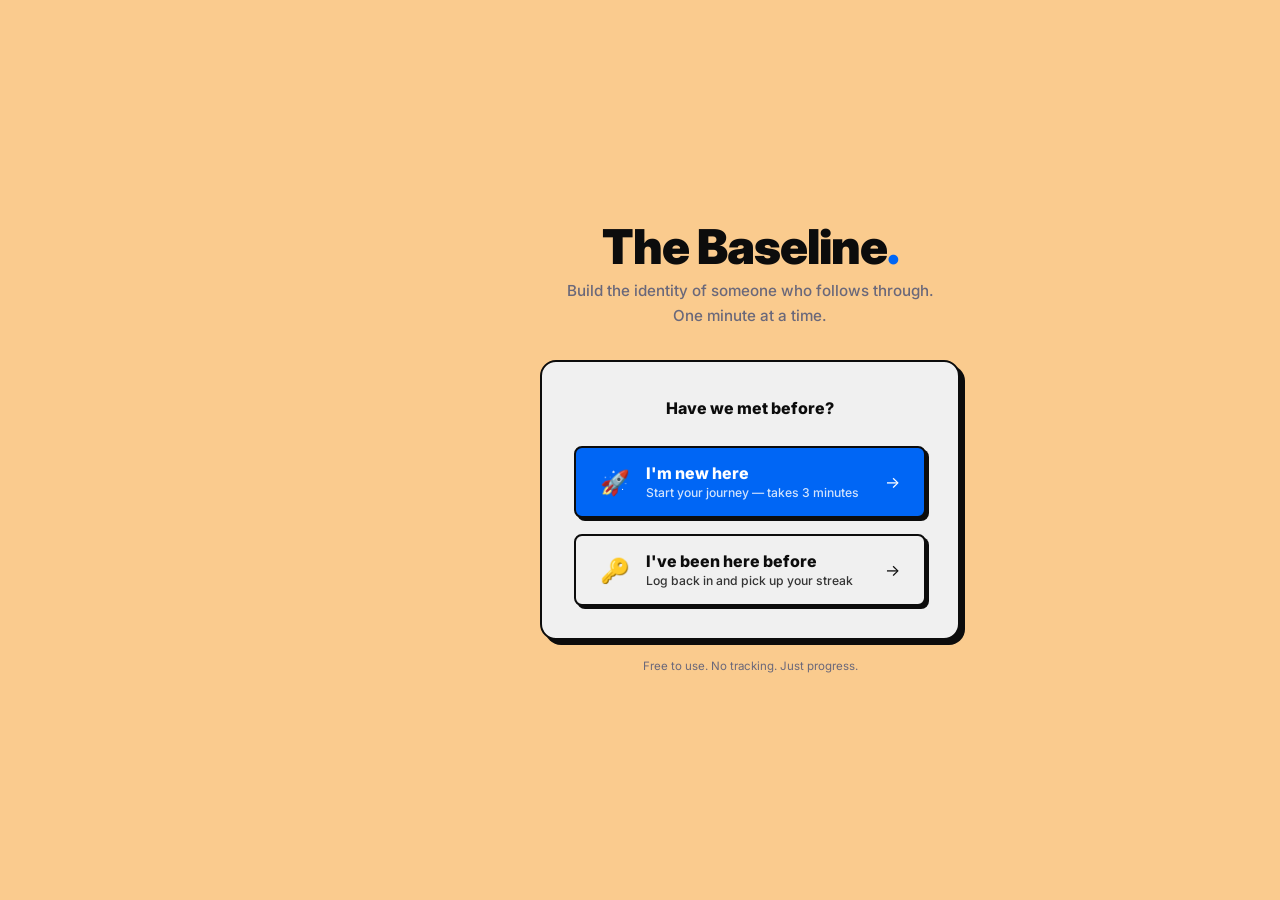
<file: index.html>
<!DOCTYPE html>
<html lang="en">
<head>
  <script>
  if (!localStorage.getItem('baseline_username')) {
    window.location.replace('auth.html');
  }
</script>
  <meta charset="UTF-8"/>
  <meta name="viewport" content="width=device-width, initial-scale=1.0, viewport-fit=cover"/>
  <title>The Baseline System</title>
  <link rel="stylesheet" href="style.css"/>
</head>
<body>

  <!-- Top Bar -->
  <header class="app-bar">
    <div class="logo">Baseline<span>.</span></div>
    <div class="flex items-center gap-8">
      <span class="streak-badge">🔥 7-Day Streak</span>
      <div class="avatar">RN</div>
    </div>
  </header>

  <!-- Main Content -->
  <main class="page-wrapper">

    <!-- Hero -->
    <section class="hero">
      <p class="greeting">Good morning, RealNick 👋</p>
      <h1>What would you like to<br/><span>improve</span> in you?</h1>
      <p class="sub-text">You're 1 minute away from your next win.</p>
    </section>

    <!-- XP Bar -->
    <div class="xp-bar-wrap">
      <div class="xp-meta">
        <span class="level-badge">⚡ Level 3</span>
        <span class="xp-txt">240 / 500 XP</span>
      </div>
      <div class="progress-track">
        <div class="progress-fill xp-fill" style="width: 48%"></div>
      </div>
    </div>

    <!-- 1-Minute Start Card -->
    <div class="card mt-16">
      <div class="card-header">
        <div>
          <h3>⏱ Start in 60 Seconds</h3>
          <p class="mt-4" style="font-size:.78rem;">Pick a goal below, then hit start.</p>
        </div>
        <button id="timer-start" class="btn btn-primary btn-sm">▶ Start 1-Min</button>
      </div>
      <div class="timer-ring">
        <div class="inner">60</div>
      </div>
    </div>

    <!-- Today's Goals -->
    <div class="card mt-16">
      <div class="card-header">
        <h3>Today's Goals</h3>
        <a href="goals.html" class="text-sm text-action font-bold">+ Add</a>
      </div>

      <!-- Goal: Cleaning -->
      <div class="goal-row">
        <div class="goal-icon" style="background:#EFF6FF;">🧹</div>
        <div class="goal-info">
          <div class="name">Quick Room Clean</div>
          <div class="sub">1-min start • 3 days left this week</div>
          <div class="progress-track" style="height:6px;">
            <div class="progress-fill green" data-base="60%" style="width:60%;"></div>
          </div>
        </div>
        <button class="goal-check done" aria-label="Mark done">✓</button>
      </div>

      <!-- Goal: Reading -->
      <div class="goal-row">
        <div class="goal-icon" style="background:#ECFDF5;">📖</div>
        <div class="goal-info">
          <div class="name">Read 10 Pages</div>
          <div class="sub">1-min start • Daily</div>
          <div class="progress-track" style="height:6px;">
            <div class="progress-fill" data-base="30%" style="width:30%;"></div>
          </div>
        </div>
        <button class="goal-check" aria-label="Mark done"></button>
      </div>

      <!-- Goal: Meditation -->
      <div class="goal-row">
        <div class="goal-icon" style="background:#F5F3FF;">🧘</div>
        <div class="goal-info">
          <div class="name">5-Min Meditation</div>
          <div class="sub">1-min start • Daily</div>
          <div class="progress-track" style="height:6px;">
            <div class="progress-fill" data-base="0%" style="width:0%;"></div>
          </div>
        </div>
        <button class="goal-check" aria-label="Mark done"></button>
      </div>

      <!-- Goal: Walk -->
      <div class="goal-row">
        <div class="goal-icon" style="background:#FFF7ED;">🚶</div>
        <div class="goal-info">
          <div class="name">Evening Walk</div>
          <div class="sub">1-min start • 5x per week</div>
          <div class="progress-track" style="height:6px;">
            <div class="progress-fill green" data-base="80%" style="width:80%;"></div>
          </div>
        </div>
        <button class="goal-check" aria-label="Mark done"></button>
      </div>
    </div>

    <!-- Merciful Streak Notice -->
    <div class="card mt-12" style="background:var(--warning-light); border-color: #FDE68A;">
      <div class="flex items-center gap-12">
        <span style="font-size:1.6rem;">🛡️</span>
        <div>
          <h3 style="font-size:.9rem;">Streak Shield Active</h3>
          <p style="font-size:.78rem; margin-top:2px;">Missed yesterday? No shame — your streak is protected. One miss never breaks the system.</p>
        </div>
      </div>
    </div>

    <!-- Quick Links -->
    <div class="mt-20 mb-16 flex gap-12" style="flex-wrap:wrap;">
      <a href="realize.html" class="btn btn-ghost btn-sm">📚 Why It Works</a>
      <a href="social.html"  class="btn btn-ghost btn-sm">🏆 My League</a>
      <a href="goals.html"   class="btn btn-ghost btn-sm">🗺️ Mastery Paths</a>
    </div>

  </main>

  <!-- Bottom / Sidebar Nav -->
  <nav class="bottom-nav">
    <span class="nav-brand" style="display:none;">Baseline.</span>
    <a href="index.html"   class="nav-item active"><span class="nav-icon">🏠</span><span class="nav-label">Home</span></a>
    <a href="social.html"  class="nav-item"><span class="nav-icon">📈</span><span class="nav-label">Progress</span></a>
    <a href="realize.html" class="nav-item"><span class="nav-icon">💡</span><span class="nav-label">Guide</span></a>
    <a href="goals.html"   class="nav-item"><span class="nav-icon">🗺️</span><span class="nav-label">Paths</span></a>
  </nav>

  <script src="layout.js"></script>
</body>
</html>
</file>
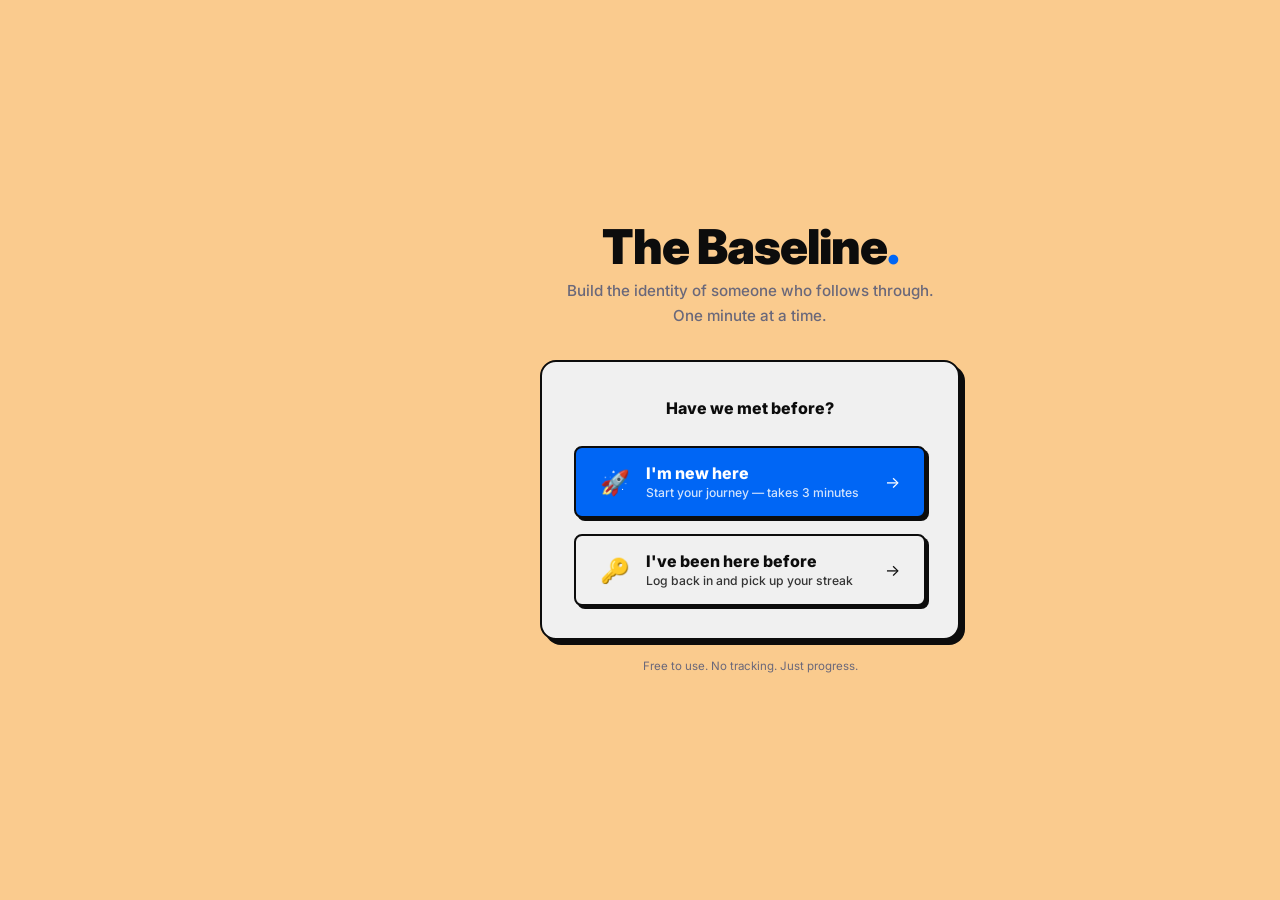
<file: auth.html>
<!DOCTYPE html>
<html lang="en">
<head>
  <meta charset="UTF-8"/>
  <meta name="viewport" content="width=device-width, initial-scale=1.0, viewport-fit=cover"/>
  <meta name="description" content="The Baseline System — build identity-level habits starting with 60 seconds."/>
  <title>The Baseline System</title>
  <link rel="stylesheet" href="style.css"/>
  <style>
    /* ── Auth-only overrides ── */
    body {
      padding-bottom: 0;
      display: flex;
      flex-direction: column;
      min-height: 100dvh;
    }
    .auth-shell {
      flex: 1;
      display: flex;
      flex-direction: column;
      align-items: center;
      justify-content: center;
      padding: var(--space-lg) var(--space-md);
      min-height: 100dvh;
    }
    .auth-view {
      width: 100%;
      max-width: 420px;
      animation: fadeIn 0.28s var(--ease-out);
    }
    .auth-view.hidden { display: none; }

    /* Landing */
    .landing-brand {
      text-align: center;
      margin-bottom: var(--space-xl);
    }
    .landing-logo {
      font-size: clamp(2.2rem, 8vw, 3rem);
      font-weight: 900;
      letter-spacing: -1px;
      line-height: 1;
      color: var(--onyx);
    }
    .landing-logo span { color: var(--royal-blue); }
    .landing-tagline {
      font-size: 0.95rem;
      color: var(--text-secondary);
      margin-top: var(--space-sm);
      font-weight: 500;
      line-height: 1.6;
    }
    .choice-card {
      background: var(--platinum);
      border: var(--border-width) var(--border-style);
      border-radius: var(--radius-lg);
      padding: var(--space-xl);
      box-shadow: var(--card-shadow-lg);
    }
    .choice-question {
      font-size: 1rem;
      font-weight: 800;
      text-align: center;
      margin-bottom: var(--space-lg);
      color: var(--text-primary);
    }
    .choice-buttons {
      display: flex;
      flex-direction: column;
      gap: var(--space-md);
    }
    .choice-btn {
      display: flex;
      align-items: center;
      gap: var(--space-md);
      padding: var(--space-md) var(--space-lg);
      border-radius: var(--radius-sm);
      border: var(--border-width) var(--border-style);
      font-family: inherit;
      cursor: pointer;
      transition: var(--transition);
      text-align: left;
      width: 100%;
    }
    .choice-btn-icon { font-size: 1.5rem; flex-shrink: 0; }
    .choice-btn-text { flex: 1; }
    .choice-btn .btn-headline { font-size: 1rem; font-weight: 800; line-height: 1.2; }
    .choice-btn .btn-sub      { font-size: 0.76rem; font-weight: 500; margin-top: 2px; opacity: 0.82; }
    .choice-arrow { font-size: 1rem; flex-shrink: 0; }
    .choice-btn-new {
      background: var(--royal-blue);
      color: #fff;
      box-shadow: var(--btn-shadow);
    }
    .choice-btn-new:hover  { background: var(--action-hover); transform: translate(-1px,-1px); box-shadow: 4px 4px 0 var(--onyx); }
    .choice-btn-new:active { transform: translate(2px,2px); box-shadow: 1px 1px 0 var(--onyx); }
    .choice-btn-returning {
      background: var(--platinum);
      color: var(--text-primary);
      box-shadow: var(--btn-shadow);
    }
    .choice-btn-returning:hover  { background: var(--surface-inset); transform: translate(-1px,-1px); box-shadow: 4px 4px 0 var(--onyx); }
    .choice-btn-returning:active { transform: translate(2px,2px); box-shadow: 1px 1px 0 var(--onyx); }

    /* Form card */
    .form-card {
      background: var(--platinum);
      border: var(--border-width) var(--border-style);
      border-radius: var(--radius-lg);
      padding: var(--space-xl);
      box-shadow: var(--card-shadow-lg);
    }
    .form-card-header {
      display: flex;
      align-items: center;
      gap: var(--space-md);
      margin-bottom: var(--space-xl);
    }
    .back-btn {
      width: 36px; height: 36px;
      border: var(--border-width) var(--border-style);
      border-radius: var(--radius-sm);
      background: var(--platinum);
      box-shadow: 2px 2px 0 var(--onyx);
      display: flex; align-items: center; justify-content: center;
      font-size: 1rem; flex-shrink: 0;
      transition: var(--transition); cursor: pointer;
    }
    .back-btn:hover  { transform: translate(-1px,-1px); box-shadow: 3px 3px 0 var(--onyx); }
    .back-btn:active { transform: translate(1px,1px); box-shadow: none; }
    .form-card-title { font-size: 1.3rem; font-weight: 900; letter-spacing: -0.4px; }
    .form-card-sub   { font-size: 0.8rem; color: var(--text-secondary); margin-top: 2px; }

    /* Input with icon */
    .input-icon-wrap { position: relative; }
    .input-icon-wrap .form-input { padding-left: 40px; }
    .input-icon-wrap .input-icon {
      position: absolute; left: 13px; top: 50%;
      transform: translateY(-50%);
      font-size: 1rem; pointer-events: none;
    }
    .input-icon-wrap .pw-toggle {
      position: absolute; right: 12px; top: 50%;
      transform: translateY(-50%);
      font-size: 0.75rem; font-weight: 700;
      color: var(--dim-grey); cursor: pointer;
      padding: 4px; background: none; border: none;
      font-family: inherit;
    }

    /* Password strength */
    .pw-strength-bar {
      height: 4px; background: var(--surface-inset);
      border-radius: 2px; overflow: hidden; margin-top: var(--space-xs);
    }
    .pw-strength-fill {
      height: 100%; border-radius: 2px;
      width: 0%; transition: width 0.3s var(--ease-out), background 0.3s;
    }
    .pw-strength-label {
      font-size: 0.68rem; font-weight: 700;
      margin-top: 3px; color: var(--text-secondary);
    }

    /* Journey steps */
    .journey-steps {
      display: flex; align-items: center;
      justify-content: center; gap: 6px;
      margin-bottom: var(--space-xl);
    }
    .journey-step { display: flex; flex-direction: column; align-items: center; gap: 4px; }
    .step-dot {
      width: 28px; height: 28px; border-radius: var(--radius-xs);
      border: var(--border-width) var(--border-style);
      display: flex; align-items: center; justify-content: center;
      font-size: 0.72rem; font-weight: 900;
      background: var(--surface-inset); color: var(--text-secondary);
    }
    .step-dot.active { background: var(--royal-blue); color: #fff; box-shadow: 2px 2px 0 var(--onyx); }
    .step-dot.done   { background: var(--success); color: #fff; }
    .step-label { font-size: 0.6rem; font-weight: 700; color: var(--text-secondary); text-transform: uppercase; letter-spacing: 0.3px; }
    .step-connector { width: 24px; height: 2px; background: var(--border-subtle); margin-bottom: 14px; border-radius: 1px; }
    .step-connector.done { background: var(--success); }

    /* Footer note */
    .auth-footer-note {
      text-align: center; font-size: 0.72rem;
      color: var(--text-secondary); margin-top: var(--space-md);
    }
    .auth-footer-note button {
      color: var(--royal-blue); font-weight: 700;
      font-size: inherit; cursor: pointer;
      background: none; border: none; font-family: inherit;
    }
  </style>
</head>
<body>

<div class="auth-shell">

  <!-- ════════════════════
       VIEW 1 — LANDING
       ════════════════════ -->
  <div class="auth-view" id="view-landing">

    <div class="landing-brand">
      <div class="landing-logo">The Baseline<span>.</span></div>
      <p class="landing-tagline">
        Build the identity of someone who follows through.<br/>
        One minute at a time.
      </p>
    </div>

    <div class="choice-card">
      <p class="choice-question">Have we met before?</p>
      <div class="choice-buttons">

        <button class="choice-btn choice-btn-new" id="btn-new">
          <span class="choice-btn-icon">🚀</span>
          <div class="choice-btn-text">
            <div class="btn-headline">I'm new here</div>
            <div class="btn-sub">Start your journey — takes 3 minutes</div>
          </div>
          <span class="choice-arrow">→</span>
        </button>

        <button class="choice-btn choice-btn-returning" id="btn-returning">
          <span class="choice-btn-icon">🔑</span>
          <div class="choice-btn-text">
            <div class="btn-headline">I've been here before</div>
            <div class="btn-sub">Log back in and pick up your streak</div>
          </div>
          <span class="choice-arrow">→</span>
        </button>

      </div>
    </div>

    <p class="auth-footer-note">Free to use. No tracking. Just progress.</p>

  </div>


  <!-- ════════════════════
       VIEW 2 — LOGIN
       ════════════════════ -->
  <div class="auth-view hidden" id="view-login">

    <div class="form-card">
      <div class="form-card-header">
        <button class="back-btn" id="login-back-btn" aria-label="Back">←</button>
        <div>
          <div class="form-card-title">Welcome back.</div>
          <div class="form-card-sub">Pick up right where you left off.</div>
        </div>
      </div>

      <form id="login-form" novalidate autocomplete="on">

        <div class="form-group">
          <label class="form-label" for="login-username">Username</label>
          <div class="input-icon-wrap">
            <span class="input-icon" aria-hidden="true">👤</span>
            <input class="form-input" type="text" id="login-username"
              name="username" placeholder="your_username"
              autocomplete="username" required/>
          </div>
        </div>

        <div class="form-group">
          <label class="form-label" for="login-password">
            Password
            <a id="forgot-link" href="#"
              style="font-weight:400;color:var(--royal-blue);margin-left:8px;
                     font-size:.72rem;text-transform:none;letter-spacing:0;">
              Forgot it?
            </a>
          </label>
          <div class="input-icon-wrap">
            <span class="input-icon" aria-hidden="true">🔒</span>
            <input class="form-input" type="password" id="login-password"
              name="password" placeholder="••••••••"
              autocomplete="current-password" required/>
            <button type="button" class="pw-toggle"
              data-target="login-password" aria-label="Toggle password">Show</button>
          </div>
        </div>

        <div id="login-error" class="form-error mb-8" style="display:none;"></div>

        <button type="submit" class="btn btn-primary btn-block btn-lg mt-8">
          Log In — Let's Go ⚡
        </button>

      </form>

      <p class="auth-footer-note mt-16">
        New here?
        <button id="switch-to-register">Create an account</button>
      </p>

    </div>

  </div>


  <!-- ════════════════════
       VIEW 3 — REGISTER
       (Arrived from realize.html CTA)
       ════════════════════ -->
  <div class="auth-view hidden" id="view-register">

    <div class="journey-steps">
      <div class="journey-step">
        <div class="step-dot done">✓</div>
        <div class="step-label">Guide</div>
      </div>
      <div class="step-connector done"></div>
      <div class="journey-step">
        <div class="step-dot active">2</div>
        <div class="step-label">Account</div>
      </div>
      <div class="step-connector"></div>
      <div class="journey-step">
        <div class="step-dot">3</div>
        <div class="step-label">Calibrate</div>
      </div>
      <div class="step-connector"></div>
      <div class="journey-step">
        <div class="step-dot">4</div>
        <div class="step-label">Dashboard</div>
      </div>
    </div>

    <div class="form-card">
      <div class="form-card-header">
        <button class="back-btn" id="register-back-btn" aria-label="Back to guide">←</button>
        <div>
          <div class="form-card-title">Create your account.</div>
          <div class="form-card-sub">You read the guide. Now let's lock you in.</div>
        </div>
      </div>

      <form id="register-form" novalidate autocomplete="off">

        <div class="form-group">
          <label class="form-label" for="reg-username">Username</label>
          <div class="input-icon-wrap">
            <span class="input-icon" aria-hidden="true">👤</span>
            <input class="form-input" type="text" id="reg-username"
              name="username" placeholder="choose_a_username"
              autocomplete="username" maxlength="24" required/>
          </div>
          <span class="form-hint">This is your anonymous league name — choose wisely.</span>
        </div>

        <div class="form-group">
          <label class="form-label" for="reg-email">Email</label>
          <div class="input-icon-wrap">
            <span class="input-icon" aria-hidden="true">✉️</span>
            <input class="form-input" type="email" id="reg-email"
              name="email" placeholder="you@example.com"
              autocomplete="email" required/>
          </div>
        </div>

        <div class="form-group">
          <label class="form-label" for="reg-password">Password</label>
          <div class="input-icon-wrap">
            <span class="input-icon" aria-hidden="true">🔒</span>
            <input class="form-input" type="password" id="reg-password"
              name="password" placeholder="min. 8 characters"
              autocomplete="new-password" minlength="8" required/>
            <button type="button" class="pw-toggle"
              data-target="reg-password" aria-label="Toggle password">Show</button>
          </div>
          <div class="pw-strength-bar">
            <div class="pw-strength-fill" id="pw-strength-fill"></div>
          </div>
          <div class="pw-strength-label" id="pw-strength-label"></div>
        </div>

        <div class="form-group">
          <label class="form-label" for="reg-pw-confirm">Confirm Password</label>
          <div class="input-icon-wrap">
            <span class="input-icon" aria-hidden="true">✅</span>
            <input class="form-input" type="password" id="reg-pw-confirm"
              name="password-confirm" placeholder="repeat password"
              autocomplete="new-password" required/>
          </div>
        </div>

        <div id="register-error" class="form-error mb-8" style="display:none;"></div>

        <button type="submit" class="btn btn-primary btn-block btn-lg mt-8">
          Create Account → Calibrate 🎯
        </button>

      </form>

      <p class="auth-footer-note mt-16">
        Already have an account?
        <button id="switch-to-login">Log in instead</button>
      </p>

    </div>

  </div>

</div><!-- /auth-shell -->


<script src="layout.js"></script>
<script>
/* ── Auth View Manager
   NOTE: Store and showToast are already declared globally
   by layout.js — do NOT re-declare them here.
   ──────────────────────────────────────────────────── */

const VIEWS = {
  landing  : document.getElementById('view-landing'),
  login    : document.getElementById('view-login'),
  register : document.getElementById('view-register'),
};

function showView(name) {
  Object.values(VIEWS).forEach(v => v && v.classList.add('hidden'));
  const target = VIEWS[name];
  if (target) {
    target.classList.remove('hidden');
    // Refocus first input for accessibility
    const firstInput = target.querySelector('input:not([type="hidden"])');
    if (firstInput) setTimeout(() => firstInput.focus(), 60);
  }
  history.replaceState(null, '', name === 'landing' ? location.pathname : '#' + name);
}

/* ── Route on load ── */
(function routeOnLoad() {
  const hash = window.location.hash.slice(1);
  if      (hash === 'register') showView('register');
  else if (hash === 'login')    showView('login');
  else                          showView('landing');
}());

/* ── Landing buttons ── */
document.getElementById('btn-new').addEventListener('click', function () {
  window.location.href = 'realize.html';
});

document.getElementById('btn-returning').addEventListener('click', function () {
  showView('login');
});

/* ── Back buttons ── */
document.getElementById('login-back-btn').addEventListener('click', function () {
  showView('landing');
});

document.getElementById('register-back-btn').addEventListener('click', function () {
  // User arrived from realize.html — go back there
  if (document.referrer.includes('realize')) {
    history.back();
  } else {
    window.location.href = 'realize.html';
  }
});

/* ── Cross-link switches ── */
document.getElementById('switch-to-register').addEventListener('click', function () {
  showView('register');
});
document.getElementById('switch-to-login').addEventListener('click', function () {
  showView('login');
});

/* ── Password visibility toggles ── */
document.querySelectorAll('.pw-toggle').forEach(function (btn) {
  btn.addEventListener('click', function () {
    var input = document.getElementById(btn.dataset.target);
    if (!input) return;
    var hidden   = input.type === 'password';
    input.type   = hidden ? 'text' : 'password';
    btn.textContent = hidden ? 'Hide' : 'Show';
  });
});

/* ── Password strength meter ── */
var pwInput       = document.getElementById('reg-password');
var strengthFill  = document.getElementById('pw-strength-fill');
var strengthLabel = document.getElementById('pw-strength-label');

var STRENGTH_LEVELS = [
  { label: '',          color: 'transparent', width: '0%'   },
  { label: 'Too short', color: '#c0392b',     width: '20%'  },
  { label: 'Weak',      color: '#e67e22',     width: '40%'  },
  { label: 'Fair',      color: '#f1c40f',     width: '60%'  },
  { label: 'Good',      color: '#27ae60',     width: '80%'  },
  { label: 'Strong ✓',  color: '#0066f5',     width: '100%' },
];

function scorePassword(pw) {
  if (!pw || pw.length < 8) return 1;
  var score = 1;
  if (pw.length >= 12)          score++;
  if (/[A-Z]/.test(pw))         score++;
  if (/[0-9]/.test(pw))         score++;
  if (/[^A-Za-z0-9]/.test(pw))  score++;
  return Math.min(score, 5);
}

if (pwInput) {
  pwInput.addEventListener('input', function () {
    var level = STRENGTH_LEVELS[scorePassword(pwInput.value)] || STRENGTH_LEVELS[0];
    if (strengthFill) {
      strengthFill.style.width      = level.width;
      strengthFill.style.background = level.color;
    }
    if (strengthLabel) {
      strengthLabel.textContent = level.label;
      strengthLabel.style.color = level.color;
    }
  });
}

/* ── Login form → index.html ── */
document.getElementById('login-form').addEventListener('submit', function (e) {
  e.preventDefault();
  clearFormError('login-error');

  var username = document.getElementById('login-username').value.trim();
  var password = document.getElementById('login-password').value;

  if (!username) { showFormError('login-error', 'Please enter your username.');  return; }
  if (!password) { showFormError('login-error', 'Please enter your password.');  return; }

  Store.set('baseline_username', username);

  var btn = this.querySelector('[type="submit"]');
  btn.textContent = 'Logging in…';
  btn.disabled    = true;

  setTimeout(function () { window.location.href = 'index.html'; }, 400);
});

/* ── Register form → calibrate.html ── */
document.getElementById('register-form').addEventListener('submit', function (e) {
  e.preventDefault();
  clearFormError('register-error');

  var username = document.getElementById('reg-username').value.trim();
  var email    = document.getElementById('reg-email').value.trim();
  var password = document.getElementById('reg-password').value;
  var confirm  = document.getElementById('reg-pw-confirm').value;

  if (!username || username.length < 3) {
    showFormError('register-error', 'Username must be at least 3 characters.');
    document.getElementById('reg-username').focus();
    return;
  }
  if (!/^[a-zA-Z0-9_]+$/.test(username)) {
    showFormError('register-error', 'Username: letters, numbers, and underscores only.');
    document.getElementById('reg-username').focus();
    return;
  }
  if (!email || !/^[^\s@]+@[^\s@]+\.[^\s@]+$/.test(email)) {
    showFormError('register-error', 'Please enter a valid email address.');
    document.getElementById('reg-email').focus();
    return;
  }
  if (password.length < 8) {
    showFormError('register-error', 'Password must be at least 8 characters.');
    document.getElementById('reg-password').focus();
    return;
  }
  if (password !== confirm) {
    showFormError('register-error', 'Passwords do not match — please re-enter.');
    document.getElementById('reg-pw-confirm').focus();
    return;
  }

  // Initialise fresh account in localStorage
  Store.set('baseline_username', username);
  Store.set('baseline_xp',       0);
  Store.set('baseline_streak',   0);
  Store.remove('baseline_last_date');
  Store.remove('baseline_tasks_today');

  var btn = this.querySelector('[type="submit"]');
  btn.textContent = 'Creating account…';
  btn.disabled    = true;

  setTimeout(function () { window.location.href = 'calibrate.html'; }, 450);
});

/* ── Forgot password placeholder ── */
var forgotLink = document.getElementById('forgot-link');
if (forgotLink) {
  forgotLink.addEventListener('click', function (e) {
    e.preventDefault();
    showToast('🔧 Password reset coming soon.');
  });
}

/* ── Form error helpers ── */
function showFormError(id, msg) {
  var el = document.getElementById(id);
  if (!el) return;
  el.textContent   = '⚠️  ' + msg;
  el.style.display = 'block';
  el.scrollIntoView({ behavior: 'smooth', block: 'nearest' });
}
function clearFormError(id) {
  var el = document.getElementById(id);
  if (el) { el.textContent = ''; el.style.display = 'none'; }
}
</script>
</body>
</html>
</file>
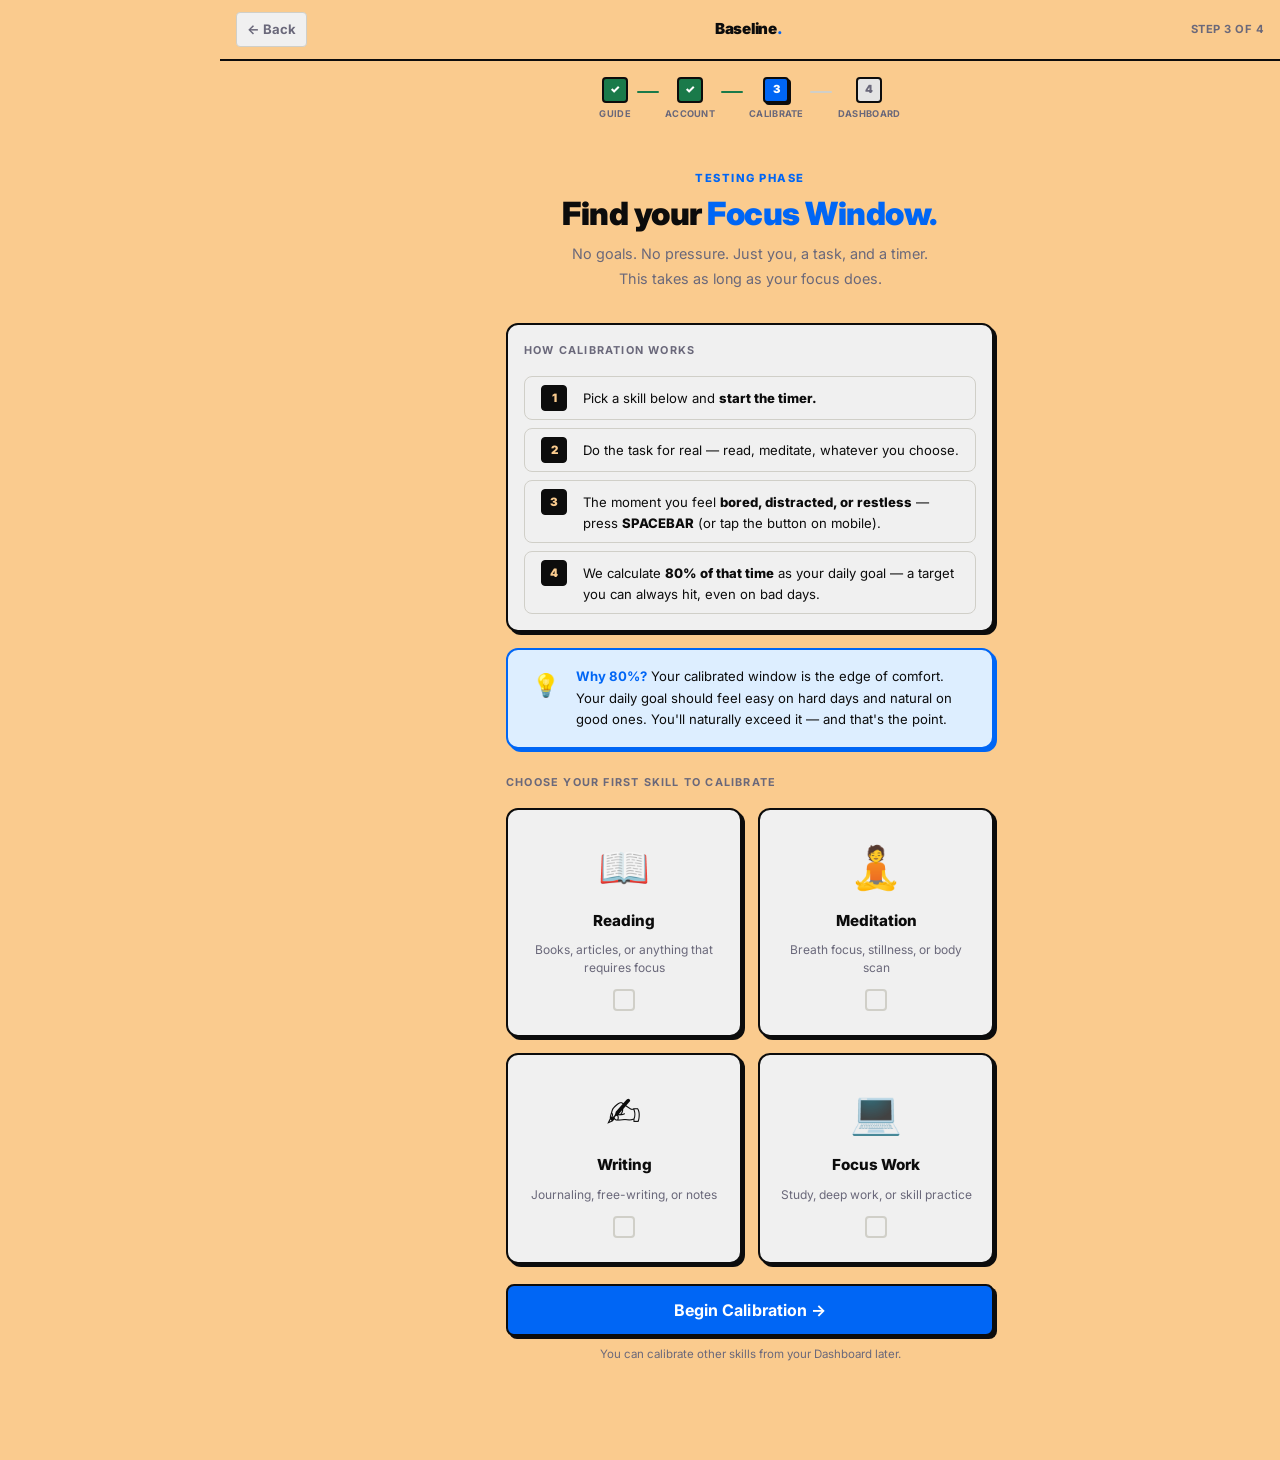
<file: calibrate.html>
<!DOCTYPE html>
<html lang="en">
<head>
  <meta charset="UTF-8"/>
  <meta name="viewport" content="width=device-width, initial-scale=1.0, viewport-fit=cover"/>
  <meta name="description" content="The Baseline System — calibrate your focus window."/>
  <title>Calibrate — The Baseline System</title>
  <link rel="stylesheet" href="style.css"/>
  <style>
    /* ── Calibrate-page overrides ── */
    body {
      padding-bottom: 0;
      min-height: 100dvh;
      display: flex;
      flex-direction: column;
    }

    /* ── Onboarding top bar (same as realize.html) ── */
    .onboard-bar {
      position: sticky; top: 0; z-index: 100;
      background: var(--apricot-cream);
      border-bottom: var(--border-width) var(--border-style);
      padding: 12px var(--space-md);
      display: flex; align-items: center;
      justify-content: space-between; gap: var(--space-md);
    }
    .onboard-back {
      display: flex; align-items: center; gap: 6px;
      font-size: 0.82rem; font-weight: 700;
      color: var(--text-secondary); cursor: pointer;
      padding: 6px 10px; border-radius: var(--radius-xs);
      border: 1.5px solid var(--border-subtle);
      background: var(--platinum); transition: var(--transition);
      white-space: nowrap;
    }
    .onboard-back:hover {
      color: var(--text-primary); border-color: var(--onyx);
      box-shadow: 1px 1px 0 var(--onyx);
    }
    .onboard-logo {
      font-size: 0.95rem; font-weight: 900;
      color: var(--onyx); letter-spacing: -0.3px;
    }
    .onboard-logo span { color: var(--royal-blue); }
    .onboard-step-label {
      font-size: 0.7rem; font-weight: 700;
      color: var(--text-secondary); letter-spacing: 0.5px;
      text-transform: uppercase; white-space: nowrap;
    }

    /* ── Journey strip ── */
    .journey-strip {
      display: flex; align-items: center;
      justify-content: center; gap: 6px;
      padding: var(--space-md) var(--space-md) 0;
      max-width: 560px; margin: 0 auto;
    }
    .j-step  { display: flex; flex-direction: column; align-items: center; gap: 4px; flex-shrink: 0; }
    .j-dot {
      width: 26px; height: 26px; border-radius: var(--radius-xs);
      border: var(--border-width) var(--border-style);
      display: flex; align-items: center; justify-content: center;
      font-size: 0.7rem; font-weight: 900;
      background: var(--surface-inset); color: var(--text-secondary);
      transition: var(--transition);
    }
    .j-dot.active { background: var(--royal-blue); color: #fff; box-shadow: 2px 2px 0 var(--onyx); }
    .j-dot.done   { background: var(--success); color: #fff; }
    .j-label { font-size: 0.58rem; font-weight: 700; text-transform: uppercase; letter-spacing: 0.3px; color: var(--text-secondary); }
    .j-line  { width: 22px; height: 2px; background: var(--border-subtle); border-radius: 1px; margin-bottom: 14px; flex-shrink: 0; }
    .j-line.done { background: var(--success); }

    /* ── Page wrapper ── */
    .cal-wrapper {
      flex: 1; max-width: 520px;
      margin: 0 auto; padding: var(--space-lg) var(--space-md) var(--space-2xl);
      width: 100%;
    }

    /* ── Step views ── */
    .cal-view { display: none; animation: fadeIn 0.28s var(--ease-out); }
    .cal-view.active { display: block; }

    /* ── Section hero ── */
    .cal-hero { text-align: center; padding: var(--space-lg) 0 var(--space-xl); }
    .cal-hero .eyebrow {
      font-size: 0.7rem; font-weight: 800; letter-spacing: 1.5px;
      text-transform: uppercase; color: var(--royal-blue);
      margin-bottom: var(--space-sm);
    }
    .cal-hero h1 { font-size: clamp(1.5rem, 5vw, 2rem); }
    .cal-hero h1 span { color: var(--royal-blue); }
    .cal-hero p {
      font-size: 0.9rem; color: var(--text-secondary);
      max-width: 380px; margin: var(--space-sm) auto 0;
      line-height: 1.75;
    }

    /* ── Skill selector cards ── */
    .skill-select-grid {
      display: grid;
      grid-template-columns: 1fr 1fr;
      gap: var(--space-md);
      margin-top: var(--space-md);
    }
    .skill-select-card {
      background: var(--platinum);
      border: var(--border-width) var(--border-style);
      border-radius: var(--radius);
      padding: var(--space-lg) var(--space-md);
      box-shadow: var(--card-shadow);
      text-align: center;
      cursor: pointer;
      transition: var(--transition);
      display: flex; flex-direction: column;
      align-items: center; gap: var(--space-sm);
    }
    .skill-select-card:hover {
      transform: translate(-2px, -2px);
      box-shadow: 5px 5px 0 var(--onyx);
      border-color: var(--royal-blue);
    }
    .skill-select-card:active {
      transform: translate(1px, 1px);
      box-shadow: 1px 1px 0 var(--onyx);
    }
    .skill-select-card.selected {
      border-color: var(--royal-blue);
      box-shadow: 4px 4px 0 var(--royal-blue);
      background: var(--action-light);
    }
    .skill-select-icon { font-size: 2.6rem; }
    .skill-select-name { font-size: 0.95rem; font-weight: 800; }
    .skill-select-desc { font-size: 0.75rem; color: var(--text-secondary); line-height: 1.5; }
    .skill-select-check {
      width: 22px; height: 22px;
      border-radius: var(--radius-xs);
      border: 2px solid var(--border-subtle);
      margin-top: 4px;
      transition: var(--transition);
      background: var(--surface);
      display: flex; align-items: center; justify-content: center;
      font-size: 0.75rem;
    }
    .skill-select-card.selected .skill-select-check {
      background: var(--royal-blue);
      border-color: var(--royal-blue);
      color: #fff;
    }

    /* ── How it works steps ── */
    .how-steps {
      display: flex; flex-direction: column; gap: var(--space-sm);
      margin-top: var(--space-md);
    }
    .how-step {
      display: flex; align-items: flex-start; gap: var(--space-md);
      padding: var(--space-sm) var(--space-md);
      background: var(--platinum);
      border: 1.5px solid var(--border-subtle);
      border-radius: var(--radius-sm);
    }
    .how-num {
      width: 26px; height: 26px;
      border-radius: var(--radius-xs);
      border: 1.5px solid var(--onyx);
      background: var(--onyx); color: var(--apricot-cream);
      display: flex; align-items: center; justify-content: center;
      font-size: 0.72rem; font-weight: 900; flex-shrink: 0;
    }
    .how-text { font-size: 0.82rem; color: var(--text-primary); line-height: 1.6; padding-top: 3px; }
    .how-text strong { font-weight: 800; }

    /* ── Callout / info block ── */
    .info-callout {
      background: var(--action-light);
      border: var(--border-width) solid var(--royal-blue);
      border-radius: var(--radius);
      padding: var(--space-md) var(--space-lg);
      box-shadow: 3px 3px 0 var(--royal-blue);
      margin-top: var(--space-md);
      display: flex; align-items: flex-start; gap: var(--space-md);
    }
    .info-callout-icon { font-size: 1.4rem; flex-shrink: 0; margin-top: 1px; }
    .info-callout p { font-size: 0.82rem; color: var(--text-primary); line-height: 1.65; }
    .info-callout p strong { color: var(--royal-blue); }

    /* ─────────────────────────────────────────
       CALIBRATION INTERFACE  (View B)
       ───────────────────────────────────────── */

    /* Instruction card above the timer */
    .cal-instruction-card {
      background: var(--platinum);
      border: var(--border-width) var(--border-style);
      border-radius: var(--radius);
      padding: var(--space-md) var(--space-lg);
      box-shadow: var(--card-shadow);
      text-align: center;
      margin-bottom: var(--space-lg);
    }
    .cal-instruction-card .skill-label {
      display: inline-flex; align-items: center; gap: 6px;
      background: var(--onyx); color: var(--apricot-cream);
      border-radius: var(--radius-xs);
      padding: 3px 12px; font-size: 0.75rem; font-weight: 800;
      margin-bottom: var(--space-sm);
    }
    .cal-instruction-card h3 { font-size: 1rem; margin-bottom: 6px; }
    .cal-instruction-card p  { font-size: 0.82rem; color: var(--text-secondary); line-height: 1.65; }

    /* Timer centrepiece */
    .cal-timer-centre {
      display: flex; flex-direction: column;
      align-items: center; gap: var(--space-md);
    }
    .timer-display-wrap {
      position: relative;
      width: 200px; height: 200px;
    }
    .timer-svg-ring {
      position: absolute; inset: 0;
      transform: rotate(-90deg);
    }
    .ring-track { fill: none; stroke: var(--surface-inset); stroke-width: 8; }
    .ring-fill  {
      fill: none; stroke: var(--royal-blue);
      stroke-width: 8; stroke-linecap: round;
      stroke-dasharray: 502.65;
      stroke-dashoffset: 502.65;
      transition: stroke-dashoffset 0.25s linear;
      class: timer-ring;
    }
    .ring-fill.complete { stroke: var(--success); }

    .timer-face {
      position: absolute; inset: 0;
      display: flex; flex-direction: column;
      align-items: center; justify-content: center;
      background: var(--platinum);
      border: var(--border-width) var(--border-style);
      border-radius: 50%;
      box-shadow: 5px 5px 0 var(--onyx);
      gap: 2px;
    }
    .timer-face .timer-mm-ss {
      font-size: 2.6rem; font-weight: 900;
      color: var(--text-primary); letter-spacing: -2px;
      line-height: 1; font-variant-numeric: tabular-nums;
    }
    .timer-face .timer-state-lbl {
      font-size: 0.62rem; font-weight: 700;
      letter-spacing: 1px; text-transform: uppercase;
      color: var(--text-secondary);
    }
    /* Pulse when running */
    .timer-face.running { animation: pulse 2s ease-in-out infinite; }
    .timer-face.stopped { border-color: var(--success); box-shadow: 5px 5px 0 var(--success); }

    /* Spacebar hint */
    .spacebar-hint {
      display: none;
      flex-direction: column; align-items: center; gap: var(--space-sm);
      animation: fadeIn 0.3s var(--ease-out);
    }
    .spacebar-hint.visible { display: flex; }
    .spacebar-hint .hint-text {
      font-size: 0.8rem; font-weight: 600;
      color: var(--text-secondary); text-align: center;
    }
    .key-row {
      display: flex; align-items: center; gap: var(--space-sm);
    }
    .key-chip {
      display: inline-flex; align-items: center;
      padding: 6px 24px;
      border: var(--border-width) var(--border-style);
      border-radius: var(--radius-sm);
      background: var(--platinum);
      font-size: 0.8rem; font-weight: 900;
      letter-spacing: 1.5px; text-transform: uppercase;
      box-shadow: var(--btn-shadow);
    }
    .key-chip.pressed {
      transform: translate(2px, 2px);
      box-shadow: var(--btn-shadow-active);
    }

    /* Mobile tap-to-stop button (hidden on desktop) */
    .tap-stop-btn {
      display: none;
    }
    @media (pointer: coarse) {
      .tap-stop-btn { display: flex; }
      .spacebar-hint .key-row { display: none; }
    }

    /* ── Result card ── */
    .calibrate-result {
      display: none;
      background: var(--platinum);
      border: var(--border-width) var(--border-style);
      border-radius: var(--radius-lg);
      padding: var(--space-xl);
      box-shadow: var(--card-shadow-lg);
      text-align: center;
      animation: popIn 0.35s var(--ease-out);
      margin-top: var(--space-xl);
    }
    .calibrate-result.show { display: block; }
    .result-eyebrow {
      font-size: 0.68rem; font-weight: 800; letter-spacing: 1.5px;
      text-transform: uppercase; color: var(--success);
      margin-bottom: var(--space-sm);
    }
    .result-goal-display {
      display: flex; align-items: baseline;
      justify-content: center; gap: 8px;
      margin: var(--space-sm) 0 var(--space-md);
    }
    .result-number {
      font-size: 4.5rem; font-weight: 900;
      color: var(--royal-blue); letter-spacing: -3px;
      line-height: 1;
    }
    .result-unit {
      font-size: 1.2rem; font-weight: 700;
      color: var(--text-secondary); padding-bottom: 6px;
    }
    .result-desc {
      font-size: 0.82rem; color: var(--text-secondary);
      line-height: 1.7; max-width: 300px; margin: 0 auto var(--space-md);
    }
    .result-math-chip {
      display: inline-flex; align-items: center; gap: 6px;
      background: var(--surface-inset);
      border: 1.5px solid var(--border-subtle);
      border-radius: var(--radius-xs);
      padding: 5px 14px; font-size: 0.72rem; font-weight: 700;
      color: var(--text-secondary); margin-bottom: var(--space-lg);
      font-variant-numeric: tabular-nums;
    }
    .result-math-chip span { color: var(--royal-blue); font-weight: 900; }

    /* ── Retry button ── */
    .retry-link {
      font-size: 0.78rem; color: var(--text-secondary);
      text-align: center; margin-top: var(--space-md);
      display: block;
    }
    .retry-link button {
      color: var(--royal-blue); font-weight: 700;
      font-size: inherit; cursor: pointer;
      background: none; border: none; font-family: inherit;
    }

    .page-end-spacer { height: var(--space-2xl); }
  </style>
</head>
<body>

  <!-- ── Onboarding bar ── -->
  <header class="onboard-bar">
    <a href="auth.html#register" class="onboard-back">← Back</a>
    <div class="onboard-logo">Baseline<span>.</span></div>
    <span class="onboard-step-label">Step 3 of 4</span>
  </header>

  <!-- ── Journey progress (steps 1 & 2 done, 3 active) ── -->
  <div class="journey-strip">
    <div class="j-step">
      <div class="j-dot done">✓</div>
      <div class="j-label">Guide</div>
    </div>
    <div class="j-line done"></div>
    <div class="j-step">
      <div class="j-dot done">✓</div>
      <div class="j-label">Account</div>
    </div>
    <div class="j-line done"></div>
    <div class="j-step">
      <div class="j-dot active">3</div>
      <div class="j-label">Calibrate</div>
    </div>
    <div class="j-line"></div>
    <div class="j-step">
      <div class="j-dot">4</div>
      <div class="j-label">Dashboard</div>
    </div>
  </div>

  <main class="cal-wrapper">

    <!-- ════════════════════════════════════
         VIEW A — SKILL SELECTION
         ════════════════════════════════════ -->
    <div class="cal-view active" id="cal-view-select">

      <section class="cal-hero">
        <div class="eyebrow">Testing Phase</div>
        <h1>Find your <span>Focus Window.</span></h1>
        <p>
          No goals. No pressure. Just you, a task, and a timer.
          This takes as long as your focus does.
        </p>
      </section>

      <!-- How it works -->
      <div class="card">
        <p class="label mb-8">How calibration works</p>
        <div class="how-steps">
          <div class="how-step">
            <div class="how-num">1</div>
            <div class="how-text">Pick a skill below and <strong>start the timer.</strong></div>
          </div>
          <div class="how-step">
            <div class="how-num">2</div>
            <div class="how-text">Do the task for real — read, meditate, whatever you choose.</div>
          </div>
          <div class="how-step">
            <div class="how-num">3</div>
            <div class="how-text">
              The moment you feel <strong>bored, distracted, or restless</strong> —
              press <strong>SPACEBAR</strong> (or tap the button on mobile).
            </div>
          </div>
          <div class="how-step">
            <div class="how-num">4</div>
            <div class="how-text">
              We calculate <strong>80% of that time</strong> as your daily goal —
              a target you can always hit, even on bad days.
            </div>
          </div>
        </div>
      </div>

      <div class="info-callout mt-16">
        <span class="info-callout-icon">💡</span>
        <p>
          <strong>Why 80%?</strong> Your calibrated window is the edge of comfort.
          Your daily goal should feel easy on hard days and natural on good ones.
          You'll naturally exceed it — and that's the point.
        </p>
      </div>

      <!-- Skill picker -->
      <p class="label mt-24 mb-8">Choose your first skill to calibrate</p>
      <div class="skill-select-grid">

        <div class="skill-select-card" data-skill="reading" data-icon="📖"
             data-instruction="Open your book or article and start reading. When your eyes start drifting or you re-read the same line twice — that's your signal.">
          <div class="skill-select-icon">📖</div>
          <div class="skill-select-name">Reading</div>
          <div class="skill-select-desc">Books, articles, or anything that requires focus</div>
          <div class="skill-select-check"></div>
        </div>

        <div class="skill-select-card" data-skill="meditation" data-icon="🧘"
             data-instruction="Close your eyes, breathe naturally, and focus on your breath. The moment your mind wanders and you notice you've been thinking about something else — that's your signal.">
          <div class="skill-select-icon">🧘</div>
          <div class="skill-select-name">Meditation</div>
          <div class="skill-select-desc">Breath focus, stillness, or body scan</div>
          <div class="skill-select-check"></div>
        </div>

        <div class="skill-select-card" data-skill="writing" data-icon="✍️"
             data-instruction="Open a blank page and write freely — journal, ideas, anything. When the words stop flowing and the resistance kicks in — that's your signal.">
          <div class="skill-select-icon">✍️</div>
          <div class="skill-select-name">Writing</div>
          <div class="skill-select-desc">Journaling, free-writing, or notes</div>
          <div class="skill-select-check"></div>
        </div>

        <div class="skill-select-card" data-skill="focus-work" data-icon="💻"
             data-instruction="Start a focused work task — studying, coding, or deep work. When your attention starts pulling toward distraction — that's your signal.">
          <div class="skill-select-icon">💻</div>
          <div class="skill-select-name">Focus Work</div>
          <div class="skill-select-desc">Study, deep work, or skill practice</div>
          <div class="skill-select-check"></div>
        </div>

      </div>

      <div id="select-error" class="form-error mt-8" style="display:none;">
        ⚠️  Please select a skill before continuing.
      </div>

      <button class="btn btn-primary btn-block btn-lg mt-20" id="proceed-to-timer-btn">
        Begin Calibration →
      </button>

      <p style="font-size:.72rem; color:var(--text-secondary); text-align:center; margin-top:var(--space-sm);">
        You can calibrate other skills from your Dashboard later.
      </p>

    </div><!-- /cal-view-select -->


    <!-- ════════════════════════════════════
         VIEW B — CALIBRATION TIMER
         ════════════════════════════════════ -->
    <div class="cal-view" id="cal-view-timer">

      <!-- Instruction card (skill name + what to do) -->
      <div class="cal-instruction-card">
        <div class="skill-label" id="cal-skill-badge">📖 Reading</div>
        <h3 id="cal-instruction-headline">Ready when you are.</h3>
        <p id="cal-instruction-body">
          Start the timer, then begin your task. The moment you feel bored
          or distracted — press <strong>SPACEBAR</strong>.
        </p>
      </div>

      <!-- Timer centrepiece -->
      <div class="cal-timer-centre">

        <!-- SVG ring + face -->
        <div class="timer-display-wrap">
          <svg class="timer-svg-ring" viewBox="0 0 200 200"
               aria-hidden="true" focusable="false">
            <circle class="ring-track" cx="100" cy="100" r="80"/>
            <circle class="ring-fill timer-ring"
                    cx="100" cy="100" r="80"
                    id="cal-ring-fill"/>
          </svg>
          <div class="timer-face" id="cal-timer-face">
            <div class="timer-mm-ss" id="cal-timer-number">00:00</div>
            <div class="timer-state-lbl" id="cal-state-lbl">Waiting</div>
          </div>
        </div>

        <!-- Start button (shown before running) -->
        <button class="btn btn-primary btn-lg" id="cal-start-btn">
          ▶ Start Timer
        </button>

        <!-- Spacebar hint (shown while running) -->
        <div class="spacebar-hint" id="cal-spacebar-hint">
          <span class="hint-text">
            Feel distracted? Stop the timer.
          </span>
          <div class="key-row">
            <div class="key-chip" id="spacebar-key">SPACEBAR</div>
          </div>
          <!-- Mobile tap-to-stop fallback -->
          <button class="btn btn-danger btn-lg tap-stop-btn" id="cal-tap-stop"
                  style="display:none;">
            ✋ I'm Distracted — Stop
          </button>
        </div>

      </div><!-- /cal-timer-centre -->

      <!-- Result card (hidden until spacebar/tap) -->
      <div class="calibrate-result" id="cal-result-card">

        <div class="result-eyebrow">✓ Calibration Complete</div>
        <p style="font-size:.82rem; color:var(--text-secondary); margin-bottom:var(--space-sm);">
          Your daily focus goal is:
        </p>
        <div class="result-goal-display">
          <div class="result-number" id="cal-result-number">—</div>
          <div class="result-unit">min</div>
        </div>
        <div class="result-math-chip">
          Stopped at <span id="cal-elapsed-display">—</span>
          &nbsp;·&nbsp; 80% rule &nbsp;·&nbsp;
          Goal = <span id="cal-goal-confirm">—</span> min
        </div>
        <p class="result-desc">
          This is your <strong>minimum daily target</strong> — built from your own
          attention span, not a generic number. You'll often do more.
          That's the whole idea.
        </p>
        <button class="btn btn-success btn-block btn-lg" id="cal-confirm-btn">
          Set My Goal &amp; Go to Dashboard →
        </button>
      </div>

      <!-- Retry option -->
      <p class="retry-link" id="cal-retry-wrap" style="display:none;">
        Not happy with your result?
        <button id="cal-retry-btn">Calibrate again</button>
      </p>

    </div><!-- /cal-view-timer -->

    <div class="page-end-spacer"></div>
  </main>


  <script src="layout.js"></script>
  <script>
  /* ── Calibrate page — Step A → B, skill selection,
     spacebar key press visual, retry logic.
     Timer math is handled by initCalibrate() in layout.js.
     ──────────────────────────────────────────────────────── */

  (function () {
    /* ── references ── */
    var viewSelect   = document.getElementById('cal-view-select');
    var viewTimer    = document.getElementById('cal-view-timer');
    var proceedBtn   = document.getElementById('proceed-to-timer-btn');
    var selectError  = document.getElementById('select-error');
    var skillCards   = document.querySelectorAll('.skill-select-card');

    var calBadge     = document.getElementById('cal-skill-badge');
    var calHeadline  = document.getElementById('cal-instruction-headline');
    var calBody      = document.getElementById('cal-instruction-body');
    var calFace      = document.getElementById('cal-timer-face');
    var calStateLbl  = document.getElementById('cal-state-lbl');
    var spaceHint    = document.getElementById('cal-spacebar-hint');
    var startBtn     = document.getElementById('cal-start-btn');
    var spaceKey     = document.getElementById('spacebar-key');
    var tapStop      = document.getElementById('cal-tap-stop');
    var retryWrap    = document.getElementById('cal-retry-wrap');
    var retryBtn     = document.getElementById('cal-retry-btn');
    var elapsedDisp  = document.getElementById('cal-elapsed-display');
    var goalConfirm  = document.getElementById('cal-goal-confirm');
    var resultCard   = document.getElementById('cal-result-card');

    var selectedSkill = null;

    /* ── Skill card selection ── */
    skillCards.forEach(function (card) {
      card.addEventListener('click', function () {
        skillCards.forEach(function (c) { c.classList.remove('selected'); c.querySelector('.skill-select-check').textContent = ''; });
        card.classList.add('selected');
        card.querySelector('.skill-select-check').textContent = '✓';
        selectedSkill = {
          id         : card.dataset.skill,
          icon       : card.dataset.icon,
          name       : card.querySelector('.skill-select-name').textContent,
          instruction: card.dataset.instruction,
        };
        selectError.style.display = 'none';
      });
    });

    /* ── Proceed to timer ── */
    proceedBtn.addEventListener('click', function () {
      if (!selectedSkill) {
        selectError.style.display = 'block';
        selectError.scrollIntoView({ behavior: 'smooth', block: 'nearest' });
        return;
      }
      /* Update instruction card with chosen skill */
      calBadge.textContent    = selectedSkill.icon + ' ' + selectedSkill.name;
      calHeadline.textContent = 'Ready when you are.';
      calBody.innerHTML       = selectedSkill.instruction +
        ' When you\'re ready — <strong>press Start</strong>.';

      /* Transition views */
      viewSelect.classList.remove('active');
      viewTimer.classList.add('active');
      window.scrollTo({ top: 0, behavior: 'smooth' });
    });

    /* ── Intercept start btn to update UI state ── */
    startBtn.addEventListener('click', function () {
      /* Show spacebar hint + mobile stop button */
      spaceHint.classList.add('visible');
      calStateLbl.textContent = 'Running';
      calFace.classList.add('running');
      /* Show mobile tap button if touch device */
      if (window.matchMedia('(pointer: coarse)').matches) {
        tapStop.style.display = 'flex';
      }
      /* layout.js initCalibrate() takes over timing from here */
    }, true); /* capture=true so this fires before initCalibrate's listener */

    /* ── Spacebar visual feedback ── */
    document.addEventListener('keydown', function (e) {
      if (e.code === 'Space' || e.key === ' ') {
        if (spaceKey) {
          spaceKey.classList.add('pressed');
          setTimeout(function () { spaceKey.classList.remove('pressed'); }, 160);
        }
      }
    });

    /* ── After calibration stops: update UI, show extras ── */
    /* We watch for the result card becoming visible to sync our UI */
    var resultObserver = new MutationObserver(function (mutations) {
      mutations.forEach(function (m) {
        if (m.target.classList.contains('show')) {
          /* Stop timer face animation */
          calFace.classList.remove('running');
          calFace.classList.add('stopped');
          calStateLbl.textContent = 'Done ✓';
          /* Hide spacebar hint, show retry */
          spaceHint.classList.remove('visible');
          tapStop.style.display = 'none';
          retryWrap.style.display = 'block';

          /* Populate elapsed + math display */
          var goalNum = parseInt(document.getElementById('cal-result-number').textContent) || 0;
          if (goalConfirm)  goalConfirm.textContent  = goalNum;
          /* elapsed display is set by layout.js via timerNum; we read it back */
          var rawElapsed = document.getElementById('cal-timer-number').textContent;
          if (elapsedDisp)  elapsedDisp.textContent  = rawElapsed;
        }
      });
    });
    if (resultCard) {
      resultObserver.observe(resultCard, { attributes: true, attributeFilter: ['class'] });
    }

    /* ── Retry: reset view B back to initial state ── */
    if (retryBtn) {
      retryBtn.addEventListener('click', function () {
        /* Reset timer face */
        calFace.classList.remove('running', 'stopped');
        calStateLbl.textContent = 'Waiting';
        document.getElementById('cal-timer-number').textContent = '00:00';

        /* Reset ring */
        var ringFill = document.getElementById('cal-ring-fill');
        if (ringFill) { ringFill.style.strokeDashoffset = '502.65'; ringFill.classList.remove('complete'); }

        /* Reset result card */
        if (resultCard) resultCard.classList.remove('show');

        /* Reset buttons */
        startBtn.disabled    = false;
        startBtn.textContent = '▶ Start Timer';
        spaceHint.classList.remove('visible');
        tapStop.style.display = 'none';
        retryWrap.style.display = 'none';

        /* Scroll to timer */
        viewTimer.scrollIntoView({ behavior: 'smooth', block: 'start' });

        /* Reinitialise layout.js calibration logic */
        if (typeof initCalibrate === 'function') initCalibrate();
      });
    }

  }());
  </script>

</body>
</html>
</file>
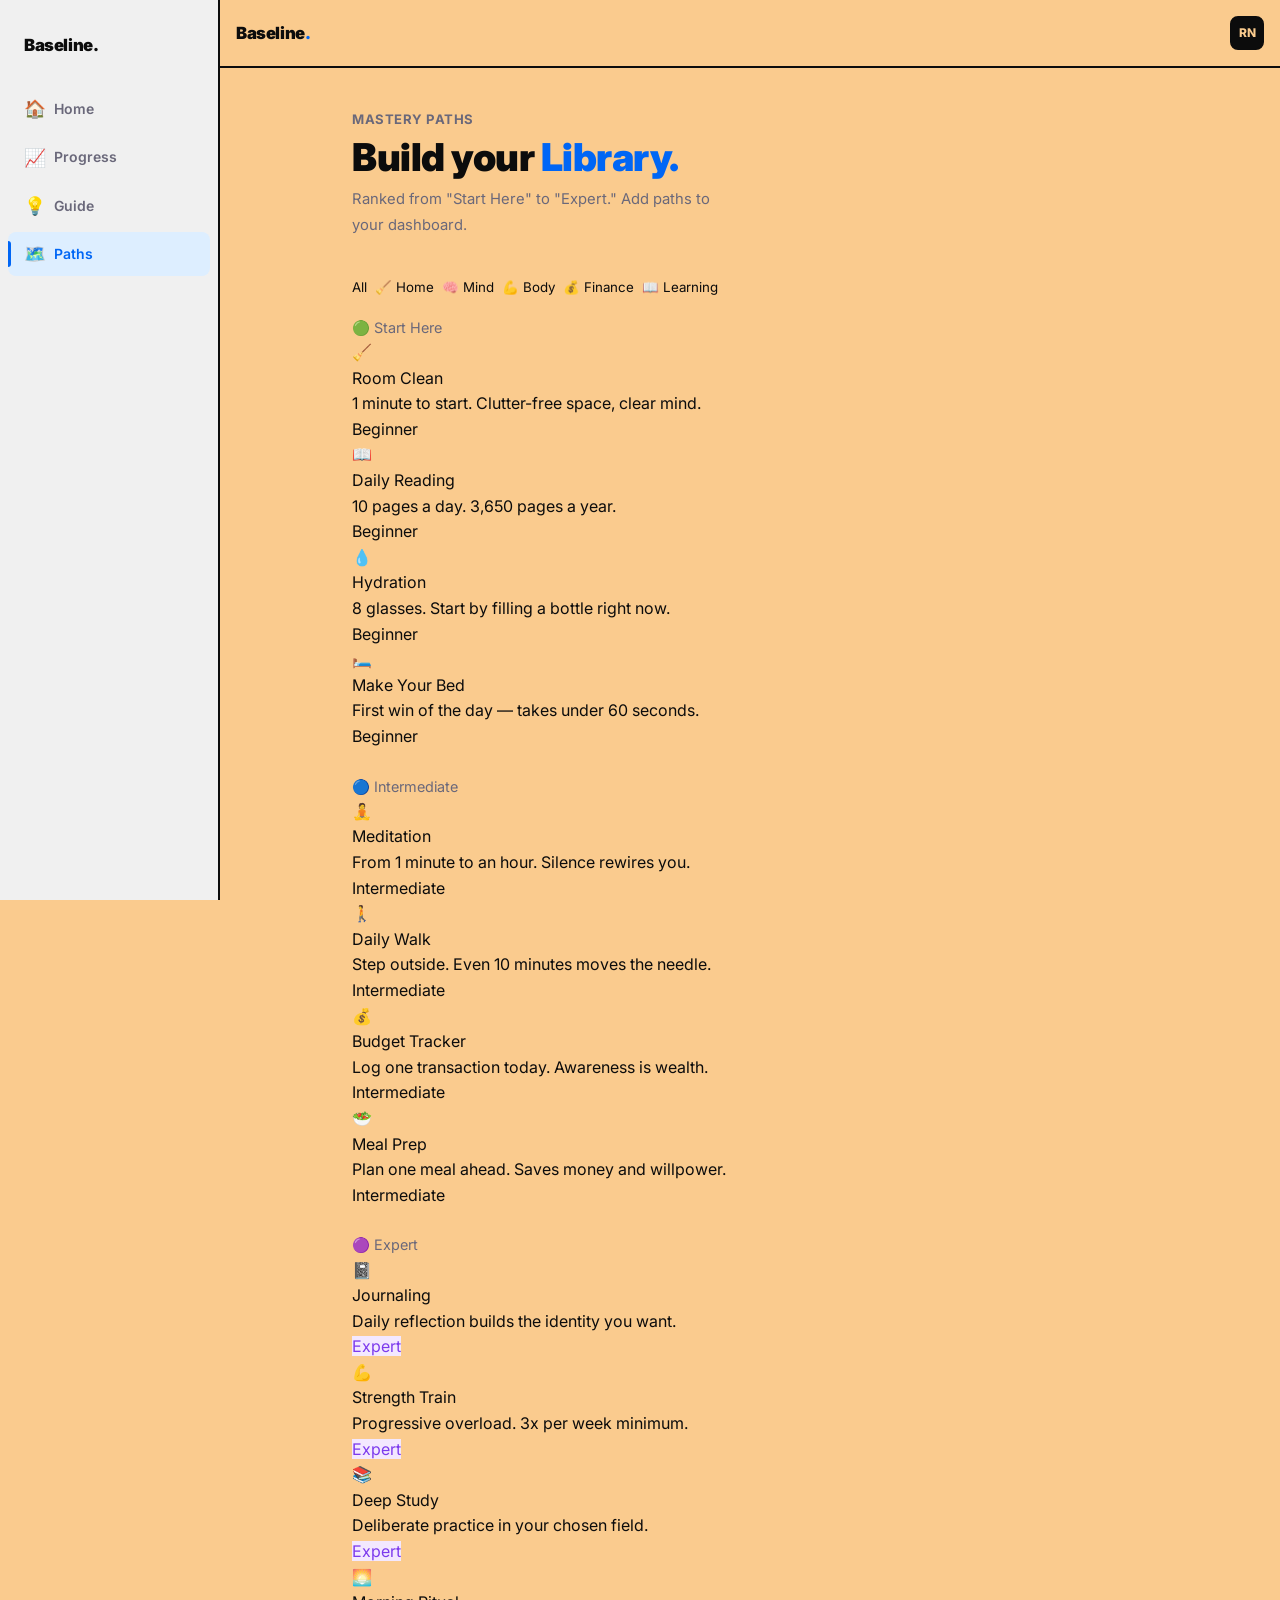
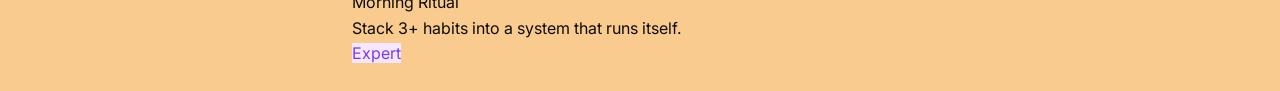
<file: goals.html>
<!DOCTYPE html>
<html lang="en">
<head>
  <meta charset="UTF-8"/>
  <meta name="viewport" content="width=device-width, initial-scale=1.0, viewport-fit=cover"/>
  <title>Mastery Paths – Baseline</title>
  <link rel="stylesheet" href="style.css"/>
</head>
<body>

  <header class="app-bar">
    <div class="logo">Baseline<span>.</span></div>
    <div class="avatar">RN</div>
  </header>

  <main class="page-wrapper">

    <section class="hero">
      <p class="greeting">Mastery Paths</p>
      <h1>Build your <span>Library.</span></h1>
      <p class="sub-text">Ranked from "Start Here" to "Expert." Add paths to your dashboard.</p>
    </section>

    <!-- Filter Tags -->
    <div class="flex gap-8 mt-16 mb-16" style="overflow-x:auto; padding-bottom:4px; flex-wrap:nowrap;">
      <button class="tag tag-blue" style="flex-shrink:0;">All</button>
      <button class="tag tag-gray" style="flex-shrink:0;">🧹 Home</button>
      <button class="tag tag-gray" style="flex-shrink:0;">🧠 Mind</button>
      <button class="tag tag-gray" style="flex-shrink:0;">💪 Body</button>
      <button class="tag tag-gray" style="flex-shrink:0;">💰 Finance</button>
      <button class="tag tag-gray" style="flex-shrink:0;">📖 Learning</button>
    </div>

    <!-- START HERE -->
    <p class="section-title">🟢 Start Here</p>
    <div class="mastery-grid">
      <div class="mastery-card" onclick="openModal('modal-cleaning')">
        <div class="m-icon">🧹</div>
        <div class="m-name">Room Clean</div>
        <div class="m-desc">1 minute to start. Clutter-free space, clear mind.</div>
        <div class="m-level"><span class="tag tag-green">Beginner</span></div>
      </div>
      <div class="mastery-card" onclick="openModal('modal-reading')">
        <div class="m-icon">📖</div>
        <div class="m-name">Daily Reading</div>
        <div class="m-desc">10 pages a day. 3,650 pages a year.</div>
        <div class="m-level"><span class="tag tag-green">Beginner</span></div>
      </div>
      <div class="mastery-card">
        <div class="m-icon">💧</div>
        <div class="m-name">Hydration</div>
        <div class="m-desc">8 glasses. Start by filling a bottle right now.</div>
        <div class="m-level"><span class="tag tag-green">Beginner</span></div>
      </div>
      <div class="mastery-card">
        <div class="m-icon">🛏️</div>
        <div class="m-name">Make Your Bed</div>
        <div class="m-desc">First win of the day — takes under 60 seconds.</div>
        <div class="m-level"><span class="tag tag-green">Beginner</span></div>
      </div>
    </div>

    <!-- INTERMEDIATE -->
    <p class="section-title mt-24">🔵 Intermediate</p>
    <div class="mastery-grid">
      <div class="mastery-card">
        <div class="m-icon">🧘</div>
        <div class="m-name">Meditation</div>
        <div class="m-desc">From 1 minute to an hour. Silence rewires you.</div>
        <div class="m-level"><span class="tag tag-blue">Intermediate</span></div>
      </div>
      <div class="mastery-card">
        <div class="m-icon">🚶</div>
        <div class="m-name">Daily Walk</div>
        <div class="m-desc">Step outside. Even 10 minutes moves the needle.</div>
        <div class="m-level"><span class="tag tag-blue">Intermediate</span></div>
      </div>
      <div class="mastery-card">
        <div class="m-icon">💰</div>
        <div class="m-name">Budget Tracker</div>
        <div class="m-desc">Log one transaction today. Awareness is wealth.</div>
        <div class="m-level"><span class="tag tag-blue">Intermediate</span></div>
      </div>
      <div class="mastery-card">
        <div class="m-icon">🥗</div>
        <div class="m-name">Meal Prep</div>
        <div class="m-desc">Plan one meal ahead. Saves money and willpower.</div>
        <div class="m-level"><span class="tag tag-blue">Intermediate</span></div>
      </div>
    </div>

    <!-- EXPERT -->
    <p class="section-title mt-24">🟣 Expert</p>
    <div class="mastery-grid">
      <div class="mastery-card">
        <div class="m-icon">📓</div>
        <div class="m-name">Journaling</div>
        <div class="m-desc">Daily reflection builds the identity you want.</div>
        <div class="m-level"><span class="tag" style="background:#F3E8FF;color:#7C3AED;">Expert</span></div>
      </div>
      <div class="mastery-card">
        <div class="m-icon">💪</div>
        <div class="m-name">Strength Train</div>
        <div class="m-desc">Progressive overload. 3x per week minimum.</div>
        <div class="m-level"><span class="tag" style="background:#F3E8FF;color:#7C3AED;">Expert</span></div>
      </div>
      <div class="mastery-card">
        <div class="m-icon">📚</div>
        <div class="m-name">Deep Study</div>
        <div class="m-desc">Deliberate practice in your chosen field.</div>
        <div class="m-level"><span class="tag" style="background:#F3E8FF;color:#7C3AED;">Expert</span></div>
      </div>
      <div class="mastery-card">
        <div class="m-icon">🌅</div>
        <div class="m-name">Morning Ritual</div>
        <div class="m-desc">Stack 3+ habits into a system that runs itself.</div>
        <div class="m-level"><span class="tag" style="background:#F3E8FF;color:#7C3AED;">Expert</span></div>
      </div>
    </div>

    <div style="height:24px;"></div>

  </main>

  <!-- Modal: Cleaning -->
  <div class="modal-overlay" id="modal-cleaning">
    <div class="modal-sheet">
      <span class="modal-handle"></span>
      <div style="font-size:2rem; text-align:center; margin-bottom:12px;">🧹</div>
      <h2 class="text-center">Room Clean</h2>
      <p class="text-center mt-8">Set a 60-second timer. Tidy one surface. That's it. The rest will follow.</p>
      <div class="divider"></div>
      <div style="display:flex;flex-direction:column;gap:8px;">
        <div class="flex items-center gap-8 text-sm"><span>⏱</span> 60-second start rule</div>
        <div class="flex items-center gap-8 text-sm"><span>📈</span> Unlocks "Deep Clean" at Level 5</div>
        <div class="flex items-center gap-8 text-sm"><span>🔥</span> +15 XP per session</div>
      </div>
      <button class="btn btn-primary btn-block mt-20" onclick="closeModal('modal-cleaning'); showToast('🧹 Room Clean added to Today!')">+ Add to Today</button>
      <button class="btn btn-ghost btn-block mt-8" onclick="closeModal('modal-cleaning')">Cancel</button>
    </div>
  </div>

  <!-- Modal: Reading -->
  <div class="modal-overlay" id="modal-reading">
    <div class="modal-sheet">
      <span class="modal-handle"></span>
      <div style="font-size:2rem; text-align:center; margin-bottom:12px;">📖</div>
      <h2 class="text-center">Daily Reading</h2>
      <p class="text-center mt-8">Open the book. Read one sentence. You'll read ten pages before you realize it.</p>
      <div class="divider"></div>
      <div style="display:flex;flex-direction:column;gap:8px;">
        <div class="flex items-center gap-8 text-sm"><span>⏱</span> 60-second start rule</div>
        <div class="flex items-center gap-8 text-sm"><span>📈</span> Unlocks "Book Summary" at Level 4</div>
        <div class="flex items-center gap-8 text-sm"><span>🔥</span> +10 XP per session</div>
      </div>
      <button class="btn btn-primary btn-block mt-20" onclick="closeModal('modal-reading'); showToast('📖 Daily Reading added to Today!')">+ Add to Today</button>
      <button class="btn btn-ghost btn-block mt-8" onclick="closeModal('modal-reading')">Cancel</button>
    </div>
  </div>

  <nav class="bottom-nav">
    <span class="nav-brand" style="display:none;">Baseline.</span>
    <a href="index.html"   class="nav-item"><span class="nav-icon">🏠</span><span class="nav-label">Home</span></a>
    <a href="social.html"  class="nav-item"><span class="nav-icon">📈</span><span class="nav-label">Progress</span></a>
    <a href="realize.html" class="nav-item"><span class="nav-icon">💡</span><span class="nav-label">Guide</span></a>
    <a href="goals.html"   class="nav-item active"><span class="nav-icon">🗺️</span><span class="nav-label">Paths</span></a>
  </nav>

  <script src="layout.js"></script>
</body>
</html>
</file>
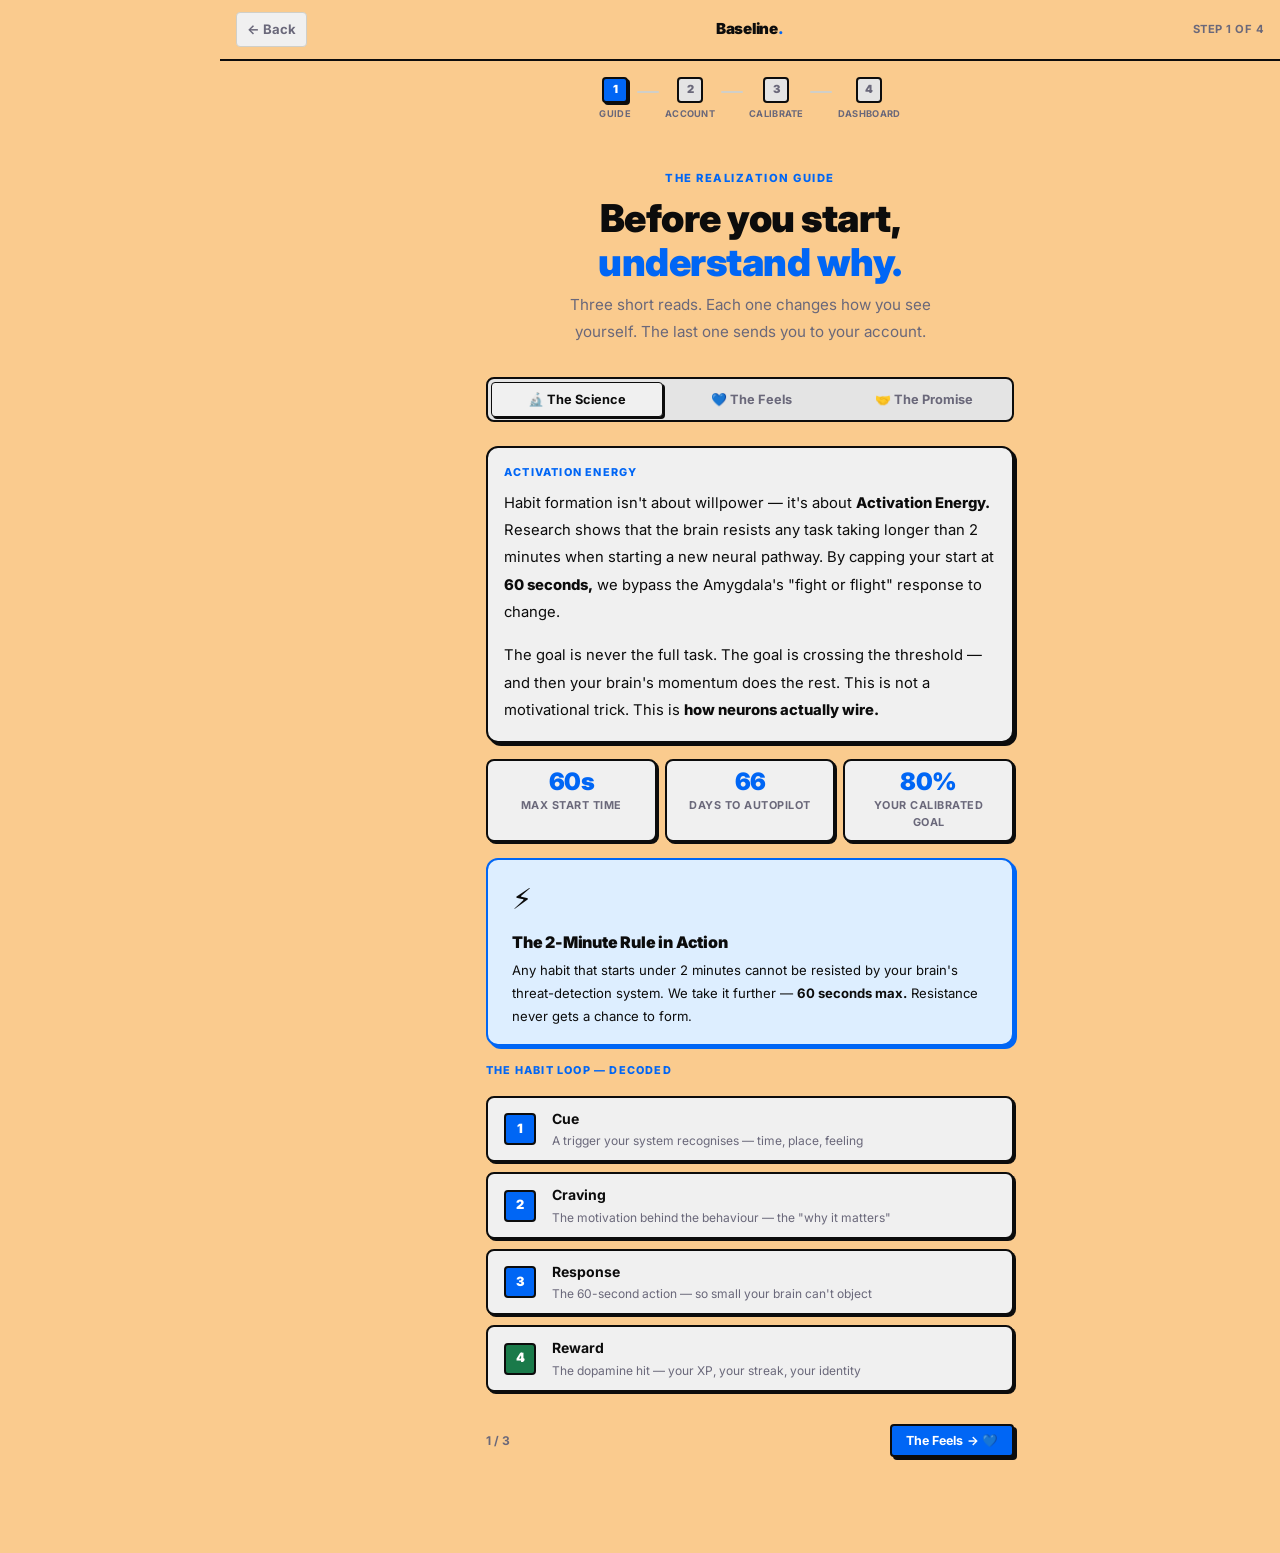
<file: realize.html>
<!DOCTYPE html>
<html lang="en">
<head>
  <meta charset="UTF-8"/>
  <meta name="viewport" content="width=device-width, initial-scale=1.0, viewport-fit=cover"/>
  <meta name="description" content="The Baseline System — understand the science before you start."/>
  <title>The Guide — The Baseline System</title>
  <link rel="stylesheet" href="style.css"/>
  <style>
    /* ── Realize-page overrides ── */
    body {
      padding-bottom: 0;
      min-height: 100dvh;
    }

    /* ── Onboarding top bar ── */
    .onboard-bar {
      position: sticky;
      top: 0;
      z-index: 100;
      background: var(--apricot-cream);
      border-bottom: var(--border-width) var(--border-style);
      padding: 12px var(--space-md);
      display: flex;
      align-items: center;
      justify-content: space-between;
      gap: var(--space-md);
    }
    .onboard-back {
      display: flex;
      align-items: center;
      gap: 6px;
      font-size: 0.82rem;
      font-weight: 700;
      color: var(--text-secondary);
      cursor: pointer;
      padding: 6px 10px;
      border-radius: var(--radius-xs);
      border: 1.5px solid var(--border-subtle);
      background: var(--platinum);
      transition: var(--transition);
      white-space: nowrap;
    }
    .onboard-back:hover {
      color: var(--text-primary);
      border-color: var(--onyx);
      box-shadow: 1px 1px 0 var(--onyx);
    }
    .onboard-logo {
      font-size: 0.95rem;
      font-weight: 900;
      color: var(--onyx);
      letter-spacing: -0.3px;
    }
    .onboard-logo span { color: var(--royal-blue); }
    .onboard-step-label {
      font-size: 0.7rem;
      font-weight: 700;
      color: var(--text-secondary);
      letter-spacing: 0.5px;
      text-transform: uppercase;
      white-space: nowrap;
    }

    /* ── Journey strip ── */
    .journey-strip {
      display: flex;
      align-items: center;
      justify-content: center;
      gap: 6px;
      padding: var(--space-md) var(--space-md) 0;
      max-width: 560px;
      margin: 0 auto;
    }
    .j-step {
      display: flex;
      flex-direction: column;
      align-items: center;
      gap: 4px;
      flex-shrink: 0;
    }
    .j-dot {
      width: 26px; height: 26px;
      border-radius: var(--radius-xs);
      border: var(--border-width) var(--border-style);
      display: flex; align-items: center; justify-content: center;
      font-size: 0.7rem; font-weight: 900;
      background: var(--surface-inset);
      color: var(--text-secondary);
      transition: var(--transition);
    }
    .j-dot.active {
      background: var(--royal-blue);
      color: #fff;
      box-shadow: 2px 2px 0 var(--onyx);
    }
    .j-dot.done { background: var(--success); color: #fff; }
    .j-label {
      font-size: 0.58rem; font-weight: 700;
      text-transform: uppercase; letter-spacing: 0.3px;
      color: var(--text-secondary);
    }
    .j-line {
      width: 22px; height: 2px;
      background: var(--border-subtle);
      border-radius: 1px;
      margin-bottom: 14px;
      flex-shrink: 0;
    }

    /* ── Page content wrapper ── */
    .realize-wrapper {
      max-width: 560px;
      margin: 0 auto;
      padding: var(--space-lg) var(--space-md) var(--space-2xl);
    }

    /* ── Hero ── */
    .realize-hero {
      text-align: center;
      padding: var(--space-lg) 0 var(--space-xl);
    }
    .realize-hero .eyebrow {
      font-size: 0.7rem;
      font-weight: 800;
      letter-spacing: 1.5px;
      text-transform: uppercase;
      color: var(--royal-blue);
      margin-bottom: var(--space-sm);
    }
    .realize-hero h1 span { color: var(--royal-blue); }
    .realize-hero p {
      font-size: 0.95rem;
      color: var(--text-secondary);
      max-width: 380px;
      margin: var(--space-sm) auto 0;
      line-height: 1.75;
    }

    /* ── Tab bar (realize-specific sizing) ── */
    .realize-tabs .tab-bar {
      font-size: 0.82rem;
    }
    .realize-tabs .tab-btn {
      display: flex;
      align-items: center;
      justify-content: center;
      gap: 5px;
    }

    /* ── Content sections ── */
    .tab-section-title {
      font-size: 0.68rem;
      font-weight: 800;
      letter-spacing: 1.2px;
      text-transform: uppercase;
      color: var(--royal-blue);
      margin-bottom: var(--space-sm);
    }
    .body-text {
      font-size: 0.925rem;
      color: var(--text-primary);
      line-height: 1.85;
    }
    .body-text strong { color: var(--onyx); font-weight: 800; }
    .body-text + .body-text { margin-top: var(--space-md); }

    /* ── Callout blocks ── */
    .callout {
      border-radius: var(--radius);
      border: var(--border-width) var(--border-style);
      padding: var(--space-md) var(--space-lg);
      box-shadow: var(--card-shadow);
      margin-top: var(--space-md);
    }
    .callout-blue    { background: var(--action-light);  box-shadow: 3px 3px 0 var(--royal-blue); border-color: var(--royal-blue); }
    .callout-success { background: var(--success-light); box-shadow: 3px 3px 0 var(--success);    border-color: var(--success); }
    .callout-warning { background: var(--warning-light); box-shadow: 3px 3px 0 var(--warning);    border-color: var(--warning); }
    .callout-onyx    { background: var(--onyx); color: var(--apricot-cream); box-shadow: 3px 3px 0 rgba(0,0,0,.35); }
    .callout-onyx p, .callout-onyx .body-text { color: var(--apricot-cream); }
    .callout-onyx strong { color: #fff; }
    .callout-icon { font-size: 1.8rem; margin-bottom: var(--space-sm); }
    .callout-headline {
      font-size: 1rem; font-weight: 900;
      letter-spacing: -0.2px; margin-bottom: 4px;
    }

    /* ── Stat pill ── */
    .stat-row {
      display: flex;
      gap: var(--space-sm);
      flex-wrap: wrap;
      margin-top: var(--space-md);
    }
    .stat-pill {
      background: var(--platinum);
      border: var(--border-width) var(--border-style);
      border-radius: var(--radius-sm);
      padding: var(--space-sm) var(--space-md);
      box-shadow: 2px 2px 0 var(--onyx);
      text-align: center;
      flex: 1;
      min-width: 90px;
    }
    .stat-pill .stat-num {
      font-size: 1.5rem;
      font-weight: 900;
      color: var(--royal-blue);
      letter-spacing: -0.5px;
      line-height: 1.1;
    }
    .stat-pill .stat-lbl {
      font-size: 0.68rem;
      font-weight: 700;
      color: var(--text-secondary);
      text-transform: uppercase;
      letter-spacing: 0.5px;
      margin-top: 2px;
    }

    /* ── Habit loop steps ── */
    .loop-steps {
      display: flex;
      flex-direction: column;
      gap: 10px;
      margin-top: var(--space-md);
    }
    .loop-step {
      display: flex;
      align-items: center;
      gap: var(--space-md);
      padding: 10px var(--space-md);
      background: var(--platinum);
      border: var(--border-width) var(--border-style);
      border-radius: var(--radius-sm);
      box-shadow: 2px 2px 0 var(--onyx);
      transition: var(--transition);
    }
    .loop-step:hover { transform: translate(-1px,-1px); box-shadow: 3px 3px 0 var(--onyx); }
    .loop-num {
      width: 32px; height: 32px;
      border-radius: var(--radius-xs);
      border: var(--border-width) var(--border-style);
      display: flex; align-items: center; justify-content: center;
      font-size: 0.8rem; font-weight: 900;
      flex-shrink: 0;
      background: var(--royal-blue);
      color: #fff;
    }
    .loop-num.final { background: var(--success); }
    .loop-label { font-size: 0.875rem; font-weight: 700; }
    .loop-desc  { font-size: 0.75rem; color: var(--text-secondary); margin-top: 1px; }

    /* ── Shame spiral comparison ── */
    .compare-block {
      display: flex;
      flex-direction: column;
      gap: var(--space-sm);
      margin-top: var(--space-md);
    }
    .compare-row {
      display: flex;
      align-items: flex-start;
      gap: var(--space-sm);
      padding: var(--space-sm) var(--space-md);
      border-radius: var(--radius-sm);
      border: var(--border-width) var(--border-style);
    }
    .compare-row.bad  { background: #FEF2F2; border-color: var(--danger);  box-shadow: 2px 2px 0 var(--danger); }
    .compare-row.good { background: var(--success-light); border-color: var(--success); box-shadow: 2px 2px 0 var(--success); }
    .compare-icon { font-size: 1.1rem; flex-shrink: 0; margin-top: 1px; }
    .compare-text { font-size: 0.82rem; color: var(--text-primary); line-height: 1.6; }
    .compare-arrow {
      text-align: center;
      font-size: 1.2rem;
      color: var(--text-secondary);
    }

    /* ── Testimonial card ── */
    .testimonial {
      background: var(--platinum);
      border: var(--border-width) var(--border-style);
      border-radius: var(--radius);
      padding: var(--space-md) var(--space-lg);
      box-shadow: var(--card-shadow);
      position: relative;
    }
    .testimonial::before {
      content: '"';
      position: absolute;
      top: -8px; left: 16px;
      font-size: 3rem; line-height: 1;
      font-weight: 900;
      color: var(--royal-blue);
    }
    .testimonial-text {
      font-size: 0.875rem;
      font-style: italic;
      color: var(--text-primary);
      line-height: 1.75;
      padding-top: var(--space-sm);
    }
    .testimonial-author {
      font-size: 0.72rem;
      font-weight: 700;
      color: var(--text-secondary);
      margin-top: var(--space-sm);
    }

    /* ── Three pillars ── */
    .pillars {
      display: flex;
      flex-direction: column;
      gap: var(--space-sm);
      margin-top: var(--space-md);
    }
    .pillar-row {
      display: flex;
      align-items: flex-start;
      gap: var(--space-md);
      padding: var(--space-md);
      background: var(--platinum);
      border: var(--border-width) var(--border-style);
      border-radius: var(--radius-sm);
      box-shadow: 2px 2px 0 var(--onyx);
    }
    .pillar-icon  { font-size: 1.6rem; flex-shrink: 0; margin-top: 2px; }
    .pillar-title { font-size: 0.9rem; font-weight: 800; margin-bottom: 3px; }
    .pillar-desc  { font-size: 0.78rem; color: var(--text-secondary); line-height: 1.6; }

    /* ── Tab navigation footer (Next / Back) ── */
    .tab-nav-footer {
      display: flex;
      align-items: center;
      justify-content: space-between;
      margin-top: var(--space-xl);
      gap: var(--space-md);
    }
    .tab-nav-footer .tab-progress {
      font-size: 0.75rem;
      font-weight: 700;
      color: var(--text-secondary);
    }

    /* ── Final CTA (Promise tab) ── */
    .final-cta-card {
      background: var(--onyx);
      border: var(--border-width) var(--border-style);
      border-radius: var(--radius-lg);
      padding: var(--space-xl);
      box-shadow: 5px 5px 0 rgba(0,0,0,.35);
      text-align: center;
      margin-top: var(--space-xl);
    }
    .final-cta-card h2 { color: var(--apricot-cream); font-size: 1.4rem; margin-bottom: var(--space-sm); }
    .final-cta-card p  { color: var(--dim-grey); font-size: 0.875rem; margin-bottom: var(--space-lg); }
    .btn-apricot {
      background: var(--apricot-cream);
      color: var(--onyx);
      border-color: var(--apricot-cream);
      box-shadow: 3px 3px 0 rgba(255,255,255,.25);
      font-weight: 900;
    }
    .btn-apricot:hover {
      background: #f9c070;
      transform: translate(-1px,-1px);
      box-shadow: 4px 4px 0 rgba(255,255,255,.3);
    }
    .btn-apricot:active {
      transform: translate(2px,2px);
      box-shadow: 1px 1px 0 rgba(255,255,255,.2);
    }
    .cta-note {
      font-size: 0.72rem;
      color: var(--dim-grey);
      margin-top: var(--space-sm);
    }

    /* Spacer at bottom */
    .page-end-spacer { height: var(--space-2xl); }
  </style>
</head>
<body>

  <!-- ── Onboarding top bar ── -->
  <header class="onboard-bar">
    <a href="auth.html" class="onboard-back">← Back</a>
    <div class="onboard-logo">Baseline<span>.</span></div>
    <span class="onboard-step-label">Step 1 of 4</span>
  </header>

  <!-- ── Journey progress ── -->
  <div class="journey-strip">
    <div class="j-step">
      <div class="j-dot active">1</div>
      <div class="j-label">Guide</div>
    </div>
    <div class="j-line"></div>
    <div class="j-step">
      <div class="j-dot">2</div>
      <div class="j-label">Account</div>
    </div>
    <div class="j-line"></div>
    <div class="j-step">
      <div class="j-dot">3</div>
      <div class="j-label">Calibrate</div>
    </div>
    <div class="j-line"></div>
    <div class="j-step">
      <div class="j-dot">4</div>
      <div class="j-label">Dashboard</div>
    </div>
  </div>

  <!-- ── Main content ── -->
  <main class="realize-wrapper">

    <!-- Hero -->
    <section class="realize-hero">
      <div class="eyebrow">The Realization Guide</div>
      <h1>Before you start,<br/><span>understand why.</span></h1>
      <p>Three short reads. Each one changes how you see yourself. The last one sends you to your account.</p>
    </section>

    <!-- Tabs -->
    <div class="tab-container realize-tabs" id="realize-tab-container">
      <div class="tab-bar" role="tablist">
        <button class="tab-btn active" role="tab" aria-selected="true"  aria-controls="tab-science">🔬 The Science</button>
        <button class="tab-btn"        role="tab" aria-selected="false" aria-controls="tab-feels">💙 The Feels</button>
        <button class="tab-btn"        role="tab" aria-selected="false" aria-controls="tab-promise">🤝 The Promise</button>
      </div>

      <!-- ════════════════════════════════
           TAB 1 — THE SCIENCE
           ════════════════════════════════ -->
      <div class="tab-content active" id="tab-science" role="tabpanel">

        <div class="card">
          <div class="tab-section-title">Activation Energy</div>
          <p class="body-text">
            Habit formation isn't about willpower — it's about <strong>Activation Energy.</strong>
            Research shows that the brain resists any task taking longer than 2 minutes when
            starting a new neural pathway. By capping your start at <strong>60 seconds,</strong>
            we bypass the Amygdala's "fight or flight" response to change.
          </p>
          <p class="body-text mt-12">
            The goal is never the full task. The goal is crossing the threshold — and then
            your brain's momentum does the rest. This is not a motivational trick.
            This is <strong>how neurons actually wire.</strong>
          </p>
        </div>

        <div class="stat-row mt-16">
          <div class="stat-pill">
            <div class="stat-num">60s</div>
            <div class="stat-lbl">Max start time</div>
          </div>
          <div class="stat-pill">
            <div class="stat-num">66</div>
            <div class="stat-lbl">Days to autopilot</div>
          </div>
          <div class="stat-pill">
            <div class="stat-num">80%</div>
            <div class="stat-lbl">Your calibrated goal</div>
          </div>
        </div>

        <div class="callout callout-blue mt-16">
          <div class="callout-icon">⚡</div>
          <div class="callout-headline">The 2-Minute Rule in Action</div>
          <p style="font-size:.82rem; margin-top:4px; color:var(--text-primary);">
            Any habit that starts under 2 minutes cannot be resisted by your brain's
            threat-detection system. We take it further — <strong>60 seconds max.</strong>
            Resistance never gets a chance to form.
          </p>
        </div>

        <div class="mt-16">
          <div class="tab-section-title">The Habit Loop — Decoded</div>
          <div class="loop-steps">
            <div class="loop-step">
              <div class="loop-num">1</div>
              <div>
                <div class="loop-label">Cue</div>
                <div class="loop-desc">A trigger your system recognises — time, place, feeling</div>
              </div>
            </div>
            <div class="loop-step">
              <div class="loop-num">2</div>
              <div>
                <div class="loop-label">Craving</div>
                <div class="loop-desc">The motivation behind the behaviour — the "why it matters"</div>
              </div>
            </div>
            <div class="loop-step">
              <div class="loop-num">3</div>
              <div>
                <div class="loop-label">Response</div>
                <div class="loop-desc">The 60-second action — so small your brain can't object</div>
              </div>
            </div>
            <div class="loop-step">
              <div class="loop-num final">4</div>
              <div>
                <div class="loop-label">Reward</div>
                <div class="loop-desc">The dopamine hit — your XP, your streak, your identity</div>
              </div>
            </div>
          </div>
        </div>

        <div class="tab-nav-footer">
          <span class="tab-progress">1 / 3</span>
          <button class="btn btn-primary btn-sm" id="sci-next-btn">
            The Feels → 💙
          </button>
        </div>

      </div><!-- /tab-science -->


      <!-- ════════════════════════════════
           TAB 2 — THE FEELS
           ════════════════════════════════ -->
      <div class="tab-content" id="tab-feels" role="tabpanel">

        <div class="card">
          <div class="tab-section-title">We See You</div>
          <p class="body-text">
            We know the weight of the <strong>"Messy Middle."</strong> That feeling when you walk
            into a room and your chest tightens because of the clutter. You aren't lazy —
            <strong>you are overwhelmed.</strong>
          </p>
          <p class="body-text mt-12">
            This system isn't here to judge you for the mess. It's here to give you the
            <strong>dopamine hit of a "win"</strong> before you have time to talk yourself out of it.
            The bar isn't the floor — the bar is the ceiling at first. We build from there.
          </p>
        </div>

        <div class="mt-16">
          <div class="tab-section-title">The Shame Spiral — Broken</div>
          <div class="compare-block">
            <div class="compare-row bad">
              <span class="compare-icon">😔</span>
              <span class="compare-text">
                <strong>Without a system:</strong> Miss a day → feel guilty → avoid the app →
                lose your streak → "I'm just not a disciplined person."
              </span>
            </div>
            <div class="compare-arrow">↓ replaced by ↓</div>
            <div class="compare-row good">
              <span class="compare-icon">🛡️</span>
              <span class="compare-text">
                <strong>With Merciful Streaks:</strong> Miss a day → Streak Shield absorbs it →
                pick up tomorrow → identity stays intact.
              </span>
            </div>
          </div>
        </div>

        <div class="callout callout-warning mt-16">
          <div class="callout-icon">🛡️</div>
          <div class="callout-headline">Streak Shield</div>
          <p style="font-size:.82rem; margin-top:4px; color:var(--text-primary);">
            Every account gets one automatic shield per week. Miss a day — your streak is
            <strong>protected, not punished.</strong> Progress is never binary.
          </p>
        </div>

        <div class="mt-16">
          <div class="tab-section-title">What People Say</div>
          <div style="display:flex; flex-direction:column; gap:var(--space-sm);">
            <div class="testimonial">
              <p class="testimonial-text">
                I've tried six habit apps. This is the first one that didn't make me feel like
                a failure when I missed a day.
              </p>
              <div class="testimonial-author">— Anonymous · League Bronze III</div>
            </div>
            <div class="testimonial">
              <p class="testimonial-text">
                The 60-second timer is the only reason I started cleaning my apartment. Sounds
                dumb. Changed my life.
              </p>
              <div class="testimonial-author">— Anonymous · League Silver I</div>
            </div>
          </div>
        </div>

        <div class="tab-nav-footer">
          <button class="btn btn-ghost btn-sm" id="feels-back-btn">← Science</button>
          <span class="tab-progress">2 / 3</span>
          <button class="btn btn-primary btn-sm" id="feels-next-btn">
            The Promise → 🤝
          </button>
        </div>

      </div><!-- /tab-feels -->


      <!-- ════════════════════════════════
           TAB 3 — THE PROMISE
           ════════════════════════════════ -->
      <div class="tab-content" id="tab-promise" role="tabpanel">

        <div class="card">
          <div class="tab-section-title">Our Commitment to You</div>
          <p class="body-text">
            We don't promise a <strong>perfect life in 30 days.</strong>
            We promise a <strong>Baseline.</strong> Even on your worst day, you will have a
            system that catches you.
          </p>
          <p class="body-text mt-12">
            If you give us <strong>1 minute,</strong> we will give you back your identity as
            someone who follows through. That identity — once real — compounds into everything else.
          </p>
        </div>

        <div class="mt-16">
          <div class="tab-section-title">The Three Pillars</div>
          <div class="pillars">
            <div class="pillar-row">
              <span class="pillar-icon">🔬</span>
              <div>
                <div class="pillar-title">Micro-Scaling</div>
                <div class="pillar-desc">
                  Every goal starts at 60 seconds. Not as a gimmick — as a science-backed
                  activation strategy. You will do more once you start.
                </div>
              </div>
            </div>
            <div class="pillar-row">
              <span class="pillar-icon">🛡️</span>
              <div>
                <div class="pillar-title">Merciful Streaks</div>
                <div class="pillar-desc">
                  One miss is absorbed automatically. Your progress is never erased. Shame
                  is not a tool we use here.
                </div>
              </div>
            </div>
            <div class="pillar-row">
              <span class="pillar-icon">🏆</span>
              <div>
                <div class="pillar-title">Local Competition</div>
                <div class="pillar-desc">
                  You only compete with users within 100 XP of your level. The person
                  5 points ahead of you is always visible — and always beatable.
                </div>
              </div>
            </div>
          </div>
        </div>

        <div class="callout callout-onyx mt-16">
          <div class="callout-icon">⚡</div>
          <div class="callout-headline" style="color:var(--apricot-cream);">
            Your Baseline starts with one decision.
          </div>
          <p style="font-size:.85rem; margin-top:4px;">
            You've read the science. You know you're not lazy.
            Now you know what we're promising. <strong style="color:var(--apricot-cream);">
            The next step is 30 seconds.</strong>
          </p>
        </div>

        <!-- Final CTA -->
        <div class="final-cta-card">
          <h2>Ready to build<br/>your Baseline?</h2>
          <p>Create a free account in under 30 seconds.<br/>No payment. No catch.</p>
          <a href="auth.html#register"
             class="btn btn-apricot btn-block btn-lg"
             data-goto="register">
            I'm Ready — Create My Account →
          </a>
          <p class="cta-note mt-8">
            Already have an account?
            <a href="auth.html#login"
               style="color:var(--apricot-cream); text-decoration:underline; font-weight:700;">
              Log in here
            </a>
          </p>
        </div>

        <div class="tab-nav-footer">
          <button class="btn btn-ghost btn-sm" id="promise-back-btn">← The Feels</button>
          <span class="tab-progress">3 / 3</span>
          <span></span>
        </div>

      </div><!-- /tab-promise -->

    </div><!-- /tab-container -->

    <div class="page-end-spacer"></div>

  </main>


  <script src="layout.js"></script>
  <script>
  /* ── Realize page — tab wiring with next/back buttons ── */

  (function () {
    var container = document.getElementById('realize-tab-container');
    if (!container) return;

    var btns     = container.querySelectorAll('.tab-btn');
    var contents = container.querySelectorAll('.tab-content');

    function activateTab(index) {
      btns.forEach(function (b) {
        b.classList.remove('active');
        b.setAttribute('aria-selected', 'false');
      });
      contents.forEach(function (c) { c.classList.remove('active'); });
      if (btns[index])     { btns[index].classList.add('active'); btns[index].setAttribute('aria-selected', 'true'); }
      if (contents[index]) { contents[index].classList.add('active'); }
      // Scroll to top of tab content
      container.scrollIntoView({ behavior: 'smooth', block: 'start' });
    }

    // Tab button clicks
    btns.forEach(function (btn, i) {
      btn.addEventListener('click', function () { activateTab(i); });
    });

    // Next / back inline buttons
    var sciNext      = document.getElementById('sci-next-btn');
    var feelsBack    = document.getElementById('feels-back-btn');
    var feelsNext    = document.getElementById('feels-next-btn');
    var promiseBack  = document.getElementById('promise-back-btn');

    if (sciNext)     sciNext.addEventListener('click',     function () { activateTab(1); });
    if (feelsBack)   feelsBack.addEventListener('click',   function () { activateTab(0); });
    if (feelsNext)   feelsNext.addEventListener('click',   function () { activateTab(2); });
    if (promiseBack) promiseBack.addEventListener('click', function () { activateTab(1); });
  }());
  </script>

</body>
</html>
</file>
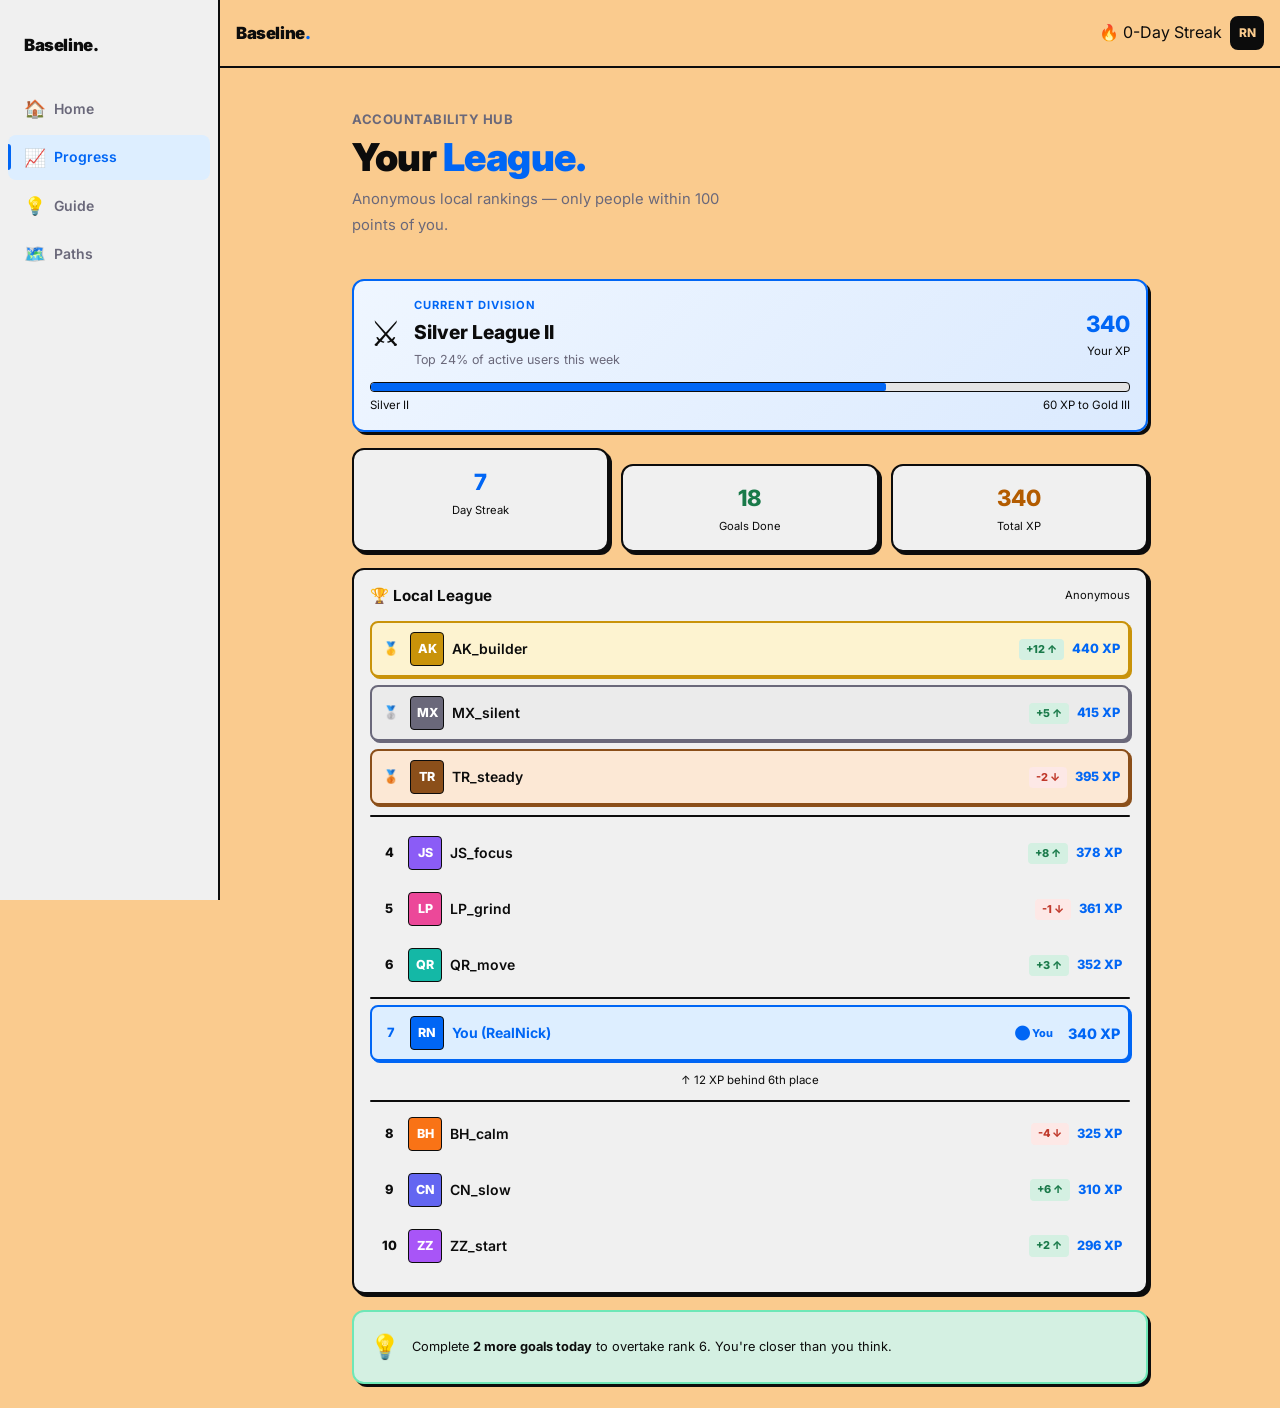
<file: social.html>
<!DOCTYPE html>
<html lang="en">
<head>
  <meta charset="UTF-8"/>
  <meta name="viewport" content="width=device-width, initial-scale=1.0, viewport-fit=cover"/>
  <title>My League – Baseline</title>
  <link rel="stylesheet" href="style.css"/>
</head>
<body>

  <header class="app-bar">
    <div class="logo">Baseline<span>.</span></div>
    <div class="flex items-center gap-8">
      <span class="streak-badge">🔥 7-Day Streak</span>
      <div class="avatar">RN</div>
    </div>
  </header>

  <main class="page-wrapper">

    <section class="hero">
      <p class="greeting">Accountability Hub</p>
      <h1>Your <span>League.</span></h1>
      <p class="sub-text">Anonymous local rankings — only people within 100 points of you.</p>
    </section>

    <!-- League Tier Badge -->
    <div class="card mt-16" style="background: linear-gradient(135deg, #EFF6FF, #DBEAFE); border-color: var(--action);">
      <div class="flex items-center gap-12">
        <span style="font-size:2.2rem;">⚔️</span>
        <div style="flex:1;">
          <div style="font-size:.7rem;font-weight:700;letter-spacing:1px;text-transform:uppercase;color:var(--action);margin-bottom:2px;">Current Division</div>
          <div style="font-size:1.2rem;font-weight:800;">Silver League II</div>
          <div style="font-size:.78rem;color:var(--text-secondary);margin-top:2px;">Top 24% of active users this week</div>
        </div>
        <div style="text-align:right;">
          <div style="font-size:1.4rem;font-weight:800;color:var(--action);">340</div>
          <div style="font-size:.72rem;color:var(--text-muted);">Your XP</div>
        </div>
      </div>
      <div class="progress-track mt-12">
        <div class="progress-fill" style="width:68%;"></div>
      </div>
      <div style="display:flex;justify-content:space-between;font-size:.72rem;color:var(--text-muted);margin-top:4px;">
        <span>Silver II</span><span>60 XP to Gold III</span>
      </div>
    </div>

    <!-- Progress Stats -->
    <div class="mt-16 flex gap-12" style="display:grid;grid-template-columns:1fr 1fr 1fr;">
      <div class="card text-center" style="padding:14px 8px;">
        <div style="font-size:1.4rem;font-weight:800;color:var(--action);">7</div>
        <div style="font-size:.7rem;color:var(--text-muted);margin-top:2px;">Day Streak</div>
      </div>
      <div class="card text-center" style="padding:14px 8px;">
        <div style="font-size:1.4rem;font-weight:800;color:var(--success);">18</div>
        <div style="font-size:.7rem;color:var(--text-muted);margin-top:2px;">Goals Done</div>
      </div>
      <div class="card text-center" style="padding:14px 8px;">
        <div style="font-size:1.4rem;font-weight:800;color:var(--warning);">340</div>
        <div style="font-size:.7rem;color:var(--text-muted);margin-top:2px;">Total XP</div>
      </div>
    </div>

    <!-- Leaderboard -->
    <div class="card mt-16">
      <div class="card-header">
        <h3>🏆 Local League</h3>
        <span class="tag tag-gray" style="font-size:.7rem;">Anonymous</span>
      </div>

      <!-- Rank 1 – Gold gradient border -->
      <div class="league-row rank-1 mb-8">
        <div class="league-rank">🥇</div>
        <div class="league-avatar" style="background:var(--gold);">AK</div>
        <div class="league-name">AK_builder</div>
        <span class="delta-chip delta-up">+12 ↑</span>
        <div class="league-pts">440 XP</div>
      </div>

      <!-- Rank 2 – Silver gradient border -->
      <div class="league-row rank-2 mb-8">
        <div class="league-rank">🥈</div>
        <div class="league-avatar" style="background:var(--silver);">MX</div>
        <div class="league-name">MX_silent</div>
        <span class="delta-chip delta-up">+5 ↑</span>
        <div class="league-pts">415 XP</div>
      </div>

      <!-- Rank 3 – Bronze gradient border -->
      <div class="league-row rank-3 mb-8">
        <div class="league-rank">🥉</div>
        <div class="league-avatar" style="background:var(--bronze);color:#fff;">TR</div>
        <div class="league-name">TR_steady</div>
        <span class="delta-chip delta-down">-2 ↓</span>
        <div class="league-pts">395 XP</div>
      </div>

      <div class="divider" style="margin:10px 0;"></div>

      <!-- Ranks 4-6: just above user -->
      <div class="league-row">
        <div class="league-rank">4</div>
        <div class="league-avatar" style="background:#8B5CF6;">JS</div>
        <div class="league-name">JS_focus</div>
        <span class="delta-chip delta-up">+8 ↑</span>
        <div class="league-pts">378 XP</div>
      </div>
      <div class="league-row">
        <div class="league-rank">5</div>
        <div class="league-avatar" style="background:#EC4899;">LP</div>
        <div class="league-name">LP_grind</div>
        <span class="delta-chip delta-down">-1 ↓</span>
        <div class="league-pts">361 XP</div>
      </div>
      <div class="league-row">
        <div class="league-rank">6</div>
        <div class="league-avatar" style="background:#14B8A6;">QR</div>
        <div class="league-name">QR_move</div>
        <span class="delta-chip delta-up">+3 ↑</span>
        <div class="league-pts">352 XP</div>
      </div>

      <div class="divider" style="margin:6px 0;"></div>

      <!-- YOU — center highlight -->
      <div class="league-row you" style="margin: 4px 0;">
        <div class="league-rank" style="color:var(--action);">7</div>
        <div class="league-avatar" style="background:var(--action);">RN</div>
        <div class="league-name" style="color:var(--action);font-weight:700;">You (RealNick)</div>
        <span class="delta-chip delta-you">⬤ You</span>
        <div class="league-pts" style="font-size:.9rem;">340 XP</div>
      </div>

      <div style="text-align:center;font-size:.72rem;color:var(--text-muted);margin:6px 0 4px;padding:4px 0;">
        ↑ 12 XP behind 6th place
      </div>
      <div class="divider" style="margin:6px 0;"></div>

      <!-- Ranks 8-10: just below user -->
      <div class="league-row">
        <div class="league-rank">8</div>
        <div class="league-avatar" style="background:#F97316;">BH</div>
        <div class="league-name">BH_calm</div>
        <span class="delta-chip delta-down">-4 ↓</span>
        <div class="league-pts">325 XP</div>
      </div>
      <div class="league-row">
        <div class="league-rank">9</div>
        <div class="league-avatar" style="background:#6366F1;">CN</div>
        <div class="league-name">CN_slow</div>
        <span class="delta-chip delta-up">+6 ↑</span>
        <div class="league-pts">310 XP</div>
      </div>
      <div class="league-row">
        <div class="league-rank">10</div>
        <div class="league-avatar" style="background:#A855F7;">ZZ</div>
        <div class="league-name">ZZ_start</div>
        <span class="delta-chip delta-up">+2 ↑</span>
        <div class="league-pts">296 XP</div>
      </div>
    </div>

    <!-- Accountability Tip -->
    <div class="card mt-12" style="background:var(--success-light); border-color:#6EE7B7;">
      <div class="flex items-center gap-12">
        <span style="font-size:1.5rem;">💡</span>
        <p style="font-size:.8rem; color:var(--text-primary);">Complete <strong>2 more goals today</strong> to overtake rank 6. You're closer than you think.</p>
      </div>
    </div>

    <div style="height:24px;"></div>

  </main>

  <nav class="bottom-nav">
    <span class="nav-brand" style="display:none;">Baseline.</span>
    <a href="index.html"   class="nav-item"><span class="nav-icon">🏠</span><span class="nav-label">Home</span></a>
    <a href="social.html"  class="nav-item active"><span class="nav-icon">📈</span><span class="nav-label">Progress</span></a>
    <a href="realize.html" class="nav-item"><span class="nav-icon">💡</span><span class="nav-label">Guide</span></a>
    <a href="goals.html"   class="nav-item"><span class="nav-icon">🗺️</span><span class="nav-label">Paths</span></a>
  </nav>

  <script src="layout.js"></script>
</body>
</html>
</file>
<file: style.css>
/* ============================================================
   THE BASELINE SYSTEM — style.css — V2
   Theme: Apricot Cream · Platinum · Onyx · Dim Grey · Royal Blue
   Architecture: Mobile-first, scales to desktop sidebar layout
   ============================================================ */

/* ── Google Font ── */
@import url('https://fonts.googleapis.com/css2?family=Inter:wght@300;400;500;600;700;800;900&display=swap');

/* ──────────────────────────────────────────
   1. DESIGN TOKENS
   ────────────────────────────────────────── */
:root {
  /* Brand Palette */
  --apricot-cream : #facb8e;
  --platinum      : #f0f0f0;
  --onyx          : #0c0c0c;
  --dim-grey      : #6a687a;
  --royal-blue    : #0066f5;

  /* Derived / Functional */
  --bg              : var(--apricot-cream);
  --surface         : var(--platinum);
  --surface-inset   : #e4e4e4;
  --border          : var(--onyx);
  --border-subtle   : #d0cfc8;
  --text-primary    : var(--onyx);
  --text-secondary  : var(--dim-grey);
  --text-on-action  : #ffffff;
  --action          : var(--royal-blue);
  --action-hover    : #0052cc;
  --action-light    : #ddeeff;

  /* Semantic */
  --success         : #1a7a4a;
  --success-light   : #d4f0e2;
  --warning         : #b35c00;
  --warning-light   : #fdefd6;
  --danger          : #c0392b;
  --danger-light    : #fde8e6;

  /* League Metals */
  --gold            : #c9930a;
  --gold-bg         : #fdf3d0;
  --silver          : #6a687a;
  --silver-bg       : #ebebeb;
  --bronze          : #8b4f1a;
  --bronze-bg       : #fce8d5;

  /* Spacing */
  --space-xs  : 4px;
  --space-sm  : 8px;
  --space-md  : 16px;
  --space-lg  : 24px;
  --space-xl  : 32px;
  --space-2xl : 48px;

  /* Shape — moderate radius keeps the "tactile card" feel */
  --radius-xs : 4px;
  --radius-sm : 8px;
  --radius    : 12px;
  --radius-lg : 16px;
  --radius-xl : 22px;

  /* Tactile card shadow: hard offset, no blur — retro/gamified */
  --card-shadow    : 3px 3px 0px var(--onyx);
  --card-shadow-lg : 5px 5px 0px var(--onyx);
  --btn-shadow     : 3px 3px 0px var(--onyx);
  --btn-shadow-active : 1px 1px 0px var(--onyx);

  /* Borders */
  --border-width : 2px;
  --border-style : solid var(--onyx);

  /* Motion */
  --ease-out  : cubic-bezier(.4, 0, .2, 1);
  --duration  : 0.2s;
  --transition: all var(--duration) var(--ease-out);

  /* Layout */
  --nav-height     : 66px;
  --sidebar-width  : 220px;
  --content-max    : 560px;
}

/* ──────────────────────────────────────────
   2. RESET & BASE
   ────────────────────────────────────────── */
*, *::before, *::after {
  box-sizing: border-box;
  margin: 0;
  padding: 0;
}
html {
  font-size: 16px;
  -webkit-tap-highlight-color: transparent;
  scroll-behavior: smooth;
}
body {
  font-family: 'Inter', system-ui, -apple-system, sans-serif;
  background-color: var(--bg);
  color: var(--text-primary);
  min-height: 100dvh;
  padding-bottom: calc(var(--nav-height) + var(--space-lg));
  line-height: 1.6;
  -webkit-font-smoothing: antialiased;
}
a    { color: inherit; text-decoration: none; }
img  { display: block; max-width: 100%; }
ul, ol { list-style: none; }
button { cursor: pointer; border: none; background: none; font-family: inherit; color: inherit; }
input, textarea, select {
  font-family: inherit;
  color: inherit;
  background: none;
}
input:focus, textarea:focus, select:focus, button:focus-visible {
  outline: 2px solid var(--royal-blue);
  outline-offset: 2px;
}

/* ──────────────────────────────────────────
   3. TYPOGRAPHY SCALE
   ────────────────────────────────────────── */
h1 {
  font-size: clamp(1.75rem, 6vw, 2.4rem);
  font-weight: 900;
  line-height: 1.15;
  letter-spacing: -0.5px;
}
h2 {
  font-size: clamp(1.25rem, 4vw, 1.65rem);
  font-weight: 800;
  line-height: 1.25;
  letter-spacing: -0.3px;
}
h3 {
  font-size: 1rem;
  font-weight: 700;
  line-height: 1.3;
}
h4 {
  font-size: 0.875rem;
  font-weight: 600;
}
p {
  font-size: 0.9rem;
  color: var(--text-secondary);
  line-height: 1.75;
}
.label {
  font-size: 0.68rem;
  font-weight: 700;
  letter-spacing: 1.2px;
  text-transform: uppercase;
  color: var(--text-secondary);
}
strong { font-weight: 700; color: var(--text-primary); }

/* ──────────────────────────────────────────
   4. PAGE LAYOUT & CONTAINERS
   ────────────────────────────────────────── */
.page-wrapper {
  max-width: var(--content-max);
  margin: 0 auto;
  padding: 0 var(--space-md);
}

/* Desktop: sidebar shifts content right */
@media (min-width: 768px) {
  body {
    padding-bottom: 0;
    padding-left: var(--sidebar-width);
  }
  .page-wrapper {
    max-width: 700px;
    padding: 0 var(--space-xl);
  }
}
@media (min-width: 1100px) {
  .page-wrapper { max-width: 860px; }
}

/* ──────────────────────────────────────────
   5. TOP APP BAR
   ────────────────────────────────────────── */
.app-bar {
  position: sticky;
  top: 0;
  z-index: 100;
  background: var(--apricot-cream);
  border-bottom: var(--border-width) var(--border-style);
  padding: var(--space-md) var(--space-md);
  display: flex;
  align-items: center;
  justify-content: space-between;
}
.app-bar .logo {
  font-size: 1.05rem;
  font-weight: 900;
  letter-spacing: -0.4px;
  color: var(--onyx);
}
.app-bar .logo span { color: var(--royal-blue); }

.app-bar-right {
  display: flex;
  align-items: center;
  gap: var(--space-sm);
}

/* Avatar chip */
.avatar {
  width: 34px;
  height: 34px;
  border-radius: var(--radius-sm);
  background: var(--onyx);
  color: var(--apricot-cream);
  display: flex;
  align-items: center;
  justify-content: center;
  font-size: 0.75rem;
  font-weight: 800;
  border: var(--border-width) var(--border-style);
  flex-shrink: 0;
}

/* ──────────────────────────────────────────
   6. BOTTOM NAVIGATION (Mobile)
      Sidebar Navigation (Desktop ≥ 768px)
   ────────────────────────────────────────── */
.bottom-nav {
  position: fixed;
  bottom: 0;
  left: 0;
  right: 0;
  z-index: 200;
  background: var(--platinum);
  border-top: var(--border-width) var(--border-style);
  height: var(--nav-height);
  display: flex;
  align-items: stretch;
}
.nav-item {
  flex: 1;
  display: flex;
  flex-direction: column;
  align-items: center;
  justify-content: center;
  gap: 3px;
  color: var(--text-secondary);
  transition: var(--transition);
  padding: var(--space-sm) var(--space-xs);
  position: relative;
}
.nav-item:hover  { color: var(--text-primary); }
.nav-item.active { color: var(--royal-blue); }
.nav-item.active::after {
  content: '';
  position: absolute;
  top: 0; left: 50%;
  transform: translateX(-50%);
  width: 30px; height: 3px;
  background: var(--royal-blue);
  border-radius: 0 0 var(--radius-xs) var(--radius-xs);
}
.nav-icon  { font-size: 1.25rem; line-height: 1; }
.nav-label {
  font-size: 0.62rem;
  font-weight: 700;
  letter-spacing: 0.4px;
  text-transform: uppercase;
}

/* ── Desktop Sidebar ── */
@media (min-width: 768px) {
  .bottom-nav {
    position: fixed;
    left: 0; top: 0; bottom: 0; right: auto;
    flex-direction: column;
    width: var(--sidebar-width);
    height: 100dvh;
    border-top: none;
    border-right: var(--border-width) var(--border-style);
    padding: var(--space-lg) var(--space-sm);
    gap: var(--space-xs);
    align-items: stretch;
    justify-content: flex-start;
    overflow-y: auto;
  }
  .nav-brand {
    display: block !important;
    font-size: 1.05rem;
    font-weight: 900;
    padding: var(--space-sm) var(--space-md);
    margin-bottom: var(--space-md);
    color: var(--onyx);
    letter-spacing: -0.4px;
  }
  .nav-brand span { color: var(--royal-blue); }
  .nav-item {
    flex-direction: row;
    justify-content: flex-start;
    flex: 0;
    gap: var(--space-sm);
    border-radius: var(--radius-sm);
    padding: 11px var(--space-md);
  }
  .nav-item.active {
    background: var(--action-light);
  }
  .nav-item.active::after {
    top: 50%; left: 0;
    transform: translateY(-50%);
    width: 3px; height: 26px;
    border-radius: 0 var(--radius-xs) var(--radius-xs) 0;
  }
  .nav-label {
    font-size: 0.875rem;
    text-transform: none;
    letter-spacing: 0;
    font-weight: 600;
  }
  .nav-icon { font-size: 1.1rem; }
}

/* ──────────────────────────────────────────
   7. CARDS  (Platinum + Onyx hard-shadow)
   ────────────────────────────────────────── */
.card {
  background: var(--surface);
  border: var(--border-width) var(--border-style);
  border-radius: var(--radius);
  padding: var(--space-md) var(--space-md);
  box-shadow: var(--card-shadow);
  position: relative;
}
.card + .card { margin-top: var(--space-md); }

.card-lg { box-shadow: var(--card-shadow-lg); }

.card-header {
  display: flex;
  align-items: center;
  justify-content: space-between;
  margin-bottom: var(--space-md);
  gap: var(--space-sm);
}
.card-header h3 { font-size: 0.95rem; }

/* Inset / nested card */
.card-inset {
  background: var(--surface-inset);
  border: 1px solid var(--border-subtle);
  border-radius: var(--radius-sm);
  padding: var(--space-md);
}

/* Tinted cards */
.card-blue    { background: var(--action-light);   border-color: var(--royal-blue); box-shadow: 3px 3px 0 var(--royal-blue); }
.card-success { background: var(--success-light);  border-color: var(--success);    box-shadow: 3px 3px 0 var(--success); }
.card-warning { background: var(--warning-light);  border-color: var(--warning);    box-shadow: 3px 3px 0 var(--warning); }
.card-danger  { background: var(--danger-light);   border-color: var(--danger);     box-shadow: 3px 3px 0 var(--danger); }

/* ──────────────────────────────────────────
   8. BUTTONS
   ────────────────────────────────────────── */
.btn {
  display: inline-flex;
  align-items: center;
  justify-content: center;
  gap: var(--space-sm);
  padding: 11px 22px;
  border-radius: var(--radius-sm);
  font-size: 0.9rem;
  font-weight: 700;
  border: var(--border-width) var(--border-style);
  box-shadow: var(--btn-shadow);
  transition: var(--transition);
  letter-spacing: 0.1px;
  white-space: nowrap;
}
.btn:hover:not(:disabled) {
  transform: translate(-1px, -1px);
  box-shadow: 4px 4px 0 var(--onyx);
}
.btn:active:not(:disabled) {
  transform: translate(2px, 2px);
  box-shadow: var(--btn-shadow-active);
}

/* Primary */
.btn-primary {
  background: var(--royal-blue);
  color: var(--text-on-action);
  border-color: var(--onyx);
}
.btn-primary:hover:not(:disabled) { background: var(--action-hover); }

/* Ghost / Outline */
.btn-ghost {
  background: var(--surface);
  color: var(--text-primary);
  border-color: var(--onyx);
}
.btn-ghost:hover:not(:disabled) { background: var(--surface-inset); }

/* Success */
.btn-success {
  background: var(--success);
  color: #fff;
  border-color: var(--onyx);
}

/* Danger */
.btn-danger {
  background: var(--danger);
  color: #fff;
  border-color: var(--onyx);
}

/* Dark / Onyx fill */
.btn-dark {
  background: var(--onyx);
  color: var(--apricot-cream);
  border-color: var(--onyx);
  box-shadow: none;
}
.btn-dark:hover:not(:disabled) {
  background: #222;
  box-shadow: none;
}
.btn-dark:active:not(:disabled) {
  transform: none;
  box-shadow: none;
}

/* Sizes */
.btn-sm  { padding: 7px 14px; font-size: 0.78rem; border-radius: var(--radius-xs); }
.btn-lg  { padding: 14px 28px; font-size: 1rem; }
.btn-block { width: 100%; }

/* Disabled */
.btn:disabled, .btn[aria-disabled="true"] {
  opacity: 0.38;
  cursor: not-allowed;
  transform: none !important;
  box-shadow: 1px 1px 0 var(--dim-grey) !important;
  border-color: var(--dim-grey) !important;
}

/* ──────────────────────────────────────────
   9. FORM ELEMENTS
   ────────────────────────────────────────── */
.form-group {
  display: flex;
  flex-direction: column;
  gap: var(--space-xs);
  margin-bottom: var(--space-md);
}
.form-label {
  font-size: 0.8rem;
  font-weight: 700;
  color: var(--text-primary);
  letter-spacing: 0.2px;
}
.form-input {
  width: 100%;
  padding: 11px 14px;
  border: var(--border-width) var(--border-style);
  border-radius: var(--radius-sm);
  background: var(--surface);
  font-size: 0.9rem;
  font-weight: 500;
  color: var(--text-primary);
  transition: var(--transition);
  box-shadow: 2px 2px 0 var(--onyx);
}
.form-input::placeholder { color: var(--dim-grey); font-weight: 400; }
.form-input:focus {
  outline: none;
  border-color: var(--royal-blue);
  box-shadow: 2px 2px 0 var(--royal-blue);
}
.form-error {
  font-size: 0.75rem;
  color: var(--danger);
  font-weight: 600;
}
.form-hint {
  font-size: 0.75rem;
  color: var(--text-secondary);
}

/* ──────────────────────────────────────────
   10. PROGRESS BAR
   ────────────────────────────────────────── */
.progress-track {
  background: var(--surface-inset);
  border: 1.5px solid var(--onyx);
  border-radius: var(--radius-xs);
  height: 10px;
  overflow: hidden;
}
.progress-fill {
  height: 100%;
  border-radius: 2px;
  background: var(--royal-blue);
  transition: width 0.6s var(--ease-out);
}
.progress-fill.green   { background: var(--success); }
.progress-fill.warning { background: var(--warning); }

/* XP bar variant — taller, with inner label */
.xp-track {
  background: var(--surface-inset);
  border: var(--border-width) var(--border-style);
  border-radius: var(--radius-xs);
  height: 16px;
  overflow: hidden;
  position: relative;
}
.xp-fill {
  height: 100%;
  background: linear-gradient(90deg, var(--royal-blue), #4d9dff);
  border-radius: 2px;
  transition: width 0.7s var(--ease-out);
}

/* ──────────────────────────────────────────
   11. BADGES, TAGS & CHIPS
   ────────────────────────────────────────── */
.badge {
  display: inline-flex;
  align-items: center;
  gap: 5px;
  padding: 3px 10px;
  border-radius: var(--radius-xs);
  font-size: 0.72rem;
  font-weight: 800;
  border: 1.5px solid currentColor;
  letter-spacing: 0.3px;
  text-transform: uppercase;
}
.badge-blue    { color: var(--royal-blue); background: var(--action-light); }
.badge-green   { color: var(--success);    background: var(--success-light); }
.badge-warning { color: var(--warning);    background: var(--warning-light); }
.badge-onyx    { color: var(--apricot-cream); background: var(--onyx); border-color: var(--onyx); }
.badge-streak  { color: var(--warning);    background: var(--warning-light); }

/* Level pill */
.level-pill {
  display: inline-flex;
  align-items: center;
  padding: 4px 12px;
  background: var(--onyx);
  color: var(--apricot-cream);
  border-radius: var(--radius-xs);
  font-size: 0.75rem;
  font-weight: 900;
  letter-spacing: 0.5px;
  border: var(--border-width) var(--border-style);
}

/* ──────────────────────────────────────────
   12. DIVIDER
   ────────────────────────────────────────── */
.divider {
  height: 2px;
  background: var(--onyx);
  margin: var(--space-md) 0;
  border-radius: 1px;
}
.divider-subtle {
  height: 1px;
  background: var(--border-subtle);
  margin: var(--space-md) 0;
}

/* ──────────────────────────────────────────
   13. HERO SECTION
   ────────────────────────────────────────── */
.hero {
  padding: var(--space-xl) 0 var(--space-lg);
}
.hero .greeting {
  font-size: 0.82rem;
  font-weight: 700;
  color: var(--text-secondary);
  letter-spacing: 0.5px;
  text-transform: uppercase;
  margin-bottom: var(--space-xs);
}
.hero h1 span { color: var(--royal-blue); }
.hero p {
  font-size: 0.925rem;
  color: var(--text-secondary);
  margin-top: var(--space-sm);
  max-width: 380px;
}

/* ──────────────────────────────────────────
   14. MODAL BOTTOM SHEET
   ────────────────────────────────────────── */
.modal-overlay {
  display: none;
  position: fixed;
  inset: 0;
  z-index: 500;
  background: rgba(12, 12, 12, 0.55);
  align-items: flex-end;
  justify-content: center;
}
.modal-overlay.open { display: flex; }

.modal-sheet {
  background: var(--platinum);
  border: var(--border-width) var(--border-style);
  border-bottom: none;
  border-radius: var(--radius-xl) var(--radius-xl) 0 0;
  padding: var(--space-xl) var(--space-lg) var(--space-2xl);
  width: 100%;
  max-width: var(--content-max);
  animation: slideUp 0.26s var(--ease-out);
  box-shadow: 0 -4px 0 var(--onyx);
}
.modal-handle {
  width: 40px; height: 4px;
  background: var(--dim-grey);
  border-radius: 99px;
  margin: 0 auto var(--space-lg);
  display: block;
}

@media (min-width: 768px) {
  .modal-overlay { align-items: center; }
  .modal-sheet {
    border: var(--border-width) var(--border-style);
    border-radius: var(--radius-xl);
    max-width: 460px;
    box-shadow: var(--card-shadow-lg);
  }
}

/* ──────────────────────────────────────────
   15. TAB BAR
   ────────────────────────────────────────── */
.tab-container { width: 100%; }

.tab-bar {
  display: flex;
  background: var(--surface-inset);
  border: var(--border-width) var(--border-style);
  border-radius: var(--radius-sm);
  padding: 3px;
  gap: 3px;
  margin-bottom: var(--space-lg);
}
.tab-btn {
  flex: 1;
  padding: 9px var(--space-sm);
  border-radius: var(--radius-xs);
  font-size: 0.8rem;
  font-weight: 700;
  color: var(--text-secondary);
  transition: var(--transition);
  text-align: center;
}
.tab-btn.active {
  background: var(--surface);
  color: var(--text-primary);
  border: 1.5px solid var(--onyx);
  box-shadow: 2px 2px 0 var(--onyx);
}
.tab-btn:not(.active):hover { color: var(--text-primary); }

.tab-content          { display: none; }
.tab-content.active   { display: block; animation: fadeIn 0.2s var(--ease-out); }

/* ──────────────────────────────────────────
   16. GOAL / TASK ROWS
   ────────────────────────────────────────── */
.task-row {
  display: flex;
  align-items: center;
  gap: var(--space-md);
  padding: var(--space-md) 0;
  border-bottom: 1.5px solid var(--border-subtle);
}
.task-row:last-child { border-bottom: none; padding-bottom: 0; }
.task-row:first-child { padding-top: 0; }

.task-icon {
  width: 44px; height: 44px;
  border-radius: var(--radius-sm);
  border: 2px solid var(--onyx);
  display: flex;
  align-items: center;
  justify-content: center;
  font-size: 1.2rem;
  flex-shrink: 0;
  background: var(--surface);
  box-shadow: 2px 2px 0 var(--onyx);
}
.task-info { flex: 1; min-width: 0; }
.task-name {
  font-size: 0.9rem;
  font-weight: 700;
  margin-bottom: 3px;
  white-space: nowrap;
  overflow: hidden;
  text-overflow: ellipsis;
}
.task-sub {
  font-size: 0.75rem;
  color: var(--text-secondary);
  margin-bottom: 6px;
}
.task-check {
  width: 32px; height: 32px;
  border-radius: var(--radius-xs);
  border: 2px solid var(--onyx);
  display: flex;
  align-items: center;
  justify-content: center;
  font-size: 1rem;
  flex-shrink: 0;
  transition: var(--transition);
  background: var(--surface);
  box-shadow: 2px 2px 0 var(--onyx);
}
.task-check.done {
  background: var(--success);
  border-color: var(--success);
  color: #fff;
  box-shadow: 2px 2px 0 var(--onyx);
}

/* ──────────────────────────────────────────
   17. TIMER UI
   ────────────────────────────────────────── */
.timer-wrap {
  display: flex;
  flex-direction: column;
  align-items: center;
  gap: var(--space-md);
  padding: var(--space-lg) 0;
}
.timer-display {
  width: 160px; height: 160px;
  border-radius: 50%;
  border: var(--border-width) var(--border-style);
  background: var(--surface);
  box-shadow: var(--card-shadow-lg);
  display: flex;
  align-items: center;
  justify-content: center;
  position: relative;
  overflow: hidden;
}
.timer-display::before {
  content: '';
  position: absolute;
  inset: 8px;
  border-radius: 50%;
  border: 2px solid var(--border-subtle);
}
.timer-number {
  font-size: 2.8rem;
  font-weight: 900;
  color: var(--text-primary);
  letter-spacing: -2px;
  position: relative;
  z-index: 1;
}
.timer-label {
  font-size: 0.7rem;
  font-weight: 700;
  letter-spacing: 1px;
  text-transform: uppercase;
  color: var(--text-secondary);
  text-align: center;
}
/* SVG ring progress — injected via JS */
.timer-svg {
  position: absolute; inset: 0;
  transform: rotate(-90deg);
  border-radius: 50%;
}
.timer-track { fill: none; stroke: var(--surface-inset); stroke-width: 6; }
.timer-ring  { fill: none; stroke: var(--royal-blue); stroke-width: 6; stroke-linecap: round; transition: stroke-dashoffset 1s linear; }
.timer-ring.done  { stroke: var(--success); }

/* Calibration big timer variant */
.timer-calibrate .timer-display {
  width: 200px; height: 200px;
  box-shadow: 6px 6px 0 var(--onyx);
}
.timer-calibrate .timer-number { font-size: 3.5rem; }

/* ──────────────────────────────────────────
   18. SKILL / MASTERY GRID
   ────────────────────────────────────────── */
.skills-grid {
  display: grid;
  grid-template-columns: 1fr 1fr;
  gap: var(--space-md);
}
@media (min-width: 600px)  { .skills-grid { grid-template-columns: repeat(3, 1fr); } }
@media (min-width: 900px)  { .skills-grid { grid-template-columns: repeat(4, 1fr); } }

.skill-card {
  background: var(--surface);
  border: var(--border-width) var(--border-style);
  border-radius: var(--radius);
  padding: var(--space-md) var(--space-sm);
  display: flex;
  flex-direction: column;
  gap: var(--space-sm);
  transition: var(--transition);
  cursor: pointer;
  box-shadow: var(--card-shadow);
}
.skill-card:hover {
  transform: translate(-2px, -2px);
  box-shadow: 5px 5px 0 var(--onyx);
}
.skill-card:active {
  transform: translate(1px, 1px);
  box-shadow: 1px 1px 0 var(--onyx);
}
.skill-icon    { font-size: 1.8rem; }
.skill-name    { font-size: 0.9rem; font-weight: 800; }
.skill-desc    { font-size: 0.75rem; color: var(--text-secondary); line-height: 1.5; }
.skill-meta    { display: flex; align-items: center; justify-content: space-between; margin-top: auto; }
.skill-level   { font-size: 0.72rem; font-weight: 800; color: var(--royal-blue); letter-spacing: 0.3px; }

/* Skills inventory row (skills.html full view) */
.skill-inv-row {
  display: flex;
  align-items: center;
  gap: var(--space-md);
  padding: var(--space-md) 0;
  border-bottom: 1.5px solid var(--border-subtle);
}
.skill-inv-row:last-child { border-bottom: none; }
.skill-inv-icon {
  width: 48px; height: 48px;
  border-radius: var(--radius-sm);
  border: var(--border-width) var(--border-style);
  background: var(--surface);
  box-shadow: 2px 2px 0 var(--onyx);
  display: flex; align-items: center; justify-content: center;
  font-size: 1.4rem; flex-shrink: 0;
}
.skill-inv-info { flex: 1; min-width: 0; }
.skill-inv-name { font-size: 0.9rem; font-weight: 800; margin-bottom: 2px; }
.skill-inv-sub  { font-size: 0.72rem; color: var(--text-secondary); margin-bottom: 6px; }
.skill-inv-xp   { font-size: 0.72rem; font-weight: 700; color: var(--text-secondary); text-align: right; flex-shrink: 0; }

/* ──────────────────────────────────────────
   19. LEADERBOARD (social)
   ────────────────────────────────────────── */
.league-row {
  display: flex;
  align-items: center;
  gap: var(--space-sm);
  padding: 9px var(--space-sm);
  border-radius: var(--radius-sm);
  transition: var(--transition);
  margin-bottom: 4px;
}
.league-row.you {
  background: var(--action-light);
  border: var(--border-width) solid var(--royal-blue);
  box-shadow: 2px 2px 0 var(--royal-blue);
}
.league-row.rank-1 { background: var(--gold-bg);   border: var(--border-width) solid var(--gold);   box-shadow: 2px 2px 0 var(--gold); }
.league-row.rank-2 { background: var(--silver-bg); border: var(--border-width) solid var(--silver); box-shadow: 2px 2px 0 var(--silver); }
.league-row.rank-3 { background: var(--bronze-bg); border: var(--border-width) solid var(--bronze); box-shadow: 2px 2px 0 var(--bronze); }

.league-rank  { font-size: 0.8rem; font-weight: 800; width: 22px; text-align: center; flex-shrink: 0; }
.league-avatar {
  width: 34px; height: 34px; border-radius: var(--radius-xs);
  border: 1.5px solid var(--onyx);
  display: flex; align-items: center; justify-content: center;
  font-size: 0.78rem; font-weight: 800; color: #fff; flex-shrink: 0;
}
.league-name  { flex: 1; font-size: 0.875rem; font-weight: 600; }
.league-pts   { font-size: 0.8rem; font-weight: 800; color: var(--royal-blue); }

.delta-chip {
  font-size: 0.68rem; font-weight: 800;
  padding: 2px 7px; border-radius: var(--radius-xs);
  flex-shrink: 0;
}
.delta-up   { background: var(--success-light); color: var(--success); }
.delta-down { background: var(--danger-light);  color: var(--danger); }
.delta-you  { background: var(--action-light);  color: var(--royal-blue); }

/* ──────────────────────────────────────────
   20. AUTH PAGE (auth.html)
   ────────────────────────────────────────── */
.auth-page {
  min-height: 100dvh;
  display: flex;
  flex-direction: column;
  align-items: center;
  justify-content: center;
  padding: var(--space-lg) var(--space-md);
  background: var(--apricot-cream);
}
.auth-card {
  width: 100%;
  max-width: 420px;
  background: var(--platinum);
  border: var(--border-width) var(--border-style);
  border-radius: var(--radius-lg);
  padding: var(--space-xl) var(--space-xl);
  box-shadow: var(--card-shadow-lg);
}
.auth-logo {
  text-align: center;
  font-size: 1.5rem;
  font-weight: 900;
  letter-spacing: -0.5px;
  margin-bottom: var(--space-xs);
  color: var(--onyx);
}
.auth-logo span { color: var(--royal-blue); }
.auth-tagline {
  text-align: center;
  font-size: 0.82rem;
  color: var(--text-secondary);
  margin-bottom: var(--space-xl);
}
.auth-toggle {
  display: flex;
  background: var(--surface-inset);
  border: var(--border-width) var(--border-style);
  border-radius: var(--radius-sm);
  padding: 3px;
  gap: 3px;
  margin-bottom: var(--space-xl);
}
.auth-toggle-btn {
  flex: 1;
  padding: 9px;
  font-size: 0.85rem;
  font-weight: 700;
  border-radius: var(--radius-xs);
  color: var(--text-secondary);
  transition: var(--transition);
}
.auth-toggle-btn.active {
  background: var(--surface);
  color: var(--text-primary);
  border: 1.5px solid var(--onyx);
  box-shadow: 2px 2px 0 var(--onyx);
}
.auth-divider {
  display: flex;
  align-items: center;
  gap: var(--space-sm);
  margin: var(--space-md) 0;
}
.auth-divider span {
  font-size: 0.75rem;
  color: var(--text-secondary);
  white-space: nowrap;
}
.auth-divider::before, .auth-divider::after {
  content: '';
  flex: 1;
  height: 1px;
  background: var(--border-subtle);
}
.auth-footer {
  text-align: center;
  font-size: 0.78rem;
  color: var(--text-secondary);
  margin-top: var(--space-md);
}
.auth-footer a { color: var(--royal-blue); font-weight: 700; }

/* ──────────────────────────────────────────
   21. CALIBRATE PAGE (calibrate.html)
   ────────────────────────────────────────── */
.calibrate-page {
  min-height: 100dvh;
  display: flex;
  flex-direction: column;
  background: var(--apricot-cream);
}
.calibrate-content {
  flex: 1;
  display: flex;
  flex-direction: column;
  align-items: center;
  justify-content: center;
  text-align: center;
  padding: var(--space-lg) var(--space-md);
  max-width: var(--content-max);
  margin: 0 auto;
  width: 100%;
}
.spacebar-hint {
  display: flex;
  align-items: center;
  justify-content: center;
  gap: var(--space-sm);
  margin-top: var(--space-lg);
}
.key-chip {
  display: inline-flex;
  align-items: center;
  padding: 6px 18px;
  border: var(--border-width) var(--border-style);
  border-radius: var(--radius-sm);
  background: var(--surface);
  font-size: 0.78rem;
  font-weight: 800;
  letter-spacing: 1px;
  box-shadow: var(--btn-shadow);
  text-transform: uppercase;
}
.calibrate-result {
  display: none;
  background: var(--platinum);
  border: var(--border-width) var(--border-style);
  border-radius: var(--radius);
  padding: var(--space-lg);
  margin-top: var(--space-lg);
  box-shadow: var(--card-shadow-lg);
  width: 100%;
  max-width: 360px;
  text-align: center;
  animation: fadeIn 0.3s var(--ease-out);
}
.calibrate-result.show { display: block; }
.result-number {
  font-size: 3rem;
  font-weight: 900;
  color: var(--royal-blue);
  line-height: 1;
  margin: var(--space-sm) 0;
}
.result-label {
  font-size: 0.78rem;
  font-weight: 700;
  color: var(--text-secondary);
  letter-spacing: 0.5px;
  text-transform: uppercase;
}

/* ──────────────────────────────────────────
   22. TOAST NOTIFICATION
   ────────────────────────────────────────── */
.toast {
  position: fixed;
  bottom: calc(var(--nav-height) + var(--space-md));
  left: 50%;
  transform: translateX(-50%) translateY(12px);
  background: var(--onyx);
  color: var(--apricot-cream);
  padding: 10px 20px;
  border-radius: var(--radius-sm);
  border: var(--border-width) var(--border-style);
  font-size: 0.85rem;
  font-weight: 700;
  opacity: 0;
  transition: opacity 0.25s var(--ease-out), transform 0.25s var(--ease-out);
  z-index: 400;
  white-space: nowrap;
  pointer-events: none;
  box-shadow: 3px 3px 0 rgba(0,0,0,0.3);
}
.toast.show {
  opacity: 1;
  transform: translateX(-50%) translateY(0);
}
@media (min-width: 768px) {
  .toast { bottom: var(--space-xl); }
}

/* ──────────────────────────────────────────
   23. LEVEL-UP ALERT
   ────────────────────────────────────────── */
.levelup-overlay {
  display: none;
  position: fixed;
  inset: 0;
  z-index: 600;
  background: rgba(12, 12, 12, 0.7);
  align-items: center;
  justify-content: center;
}
.levelup-overlay.open { display: flex; }
.levelup-card {
  background: var(--platinum);
  border: var(--border-width) var(--border-style);
  border-radius: var(--radius-xl);
  padding: var(--space-2xl) var(--space-xl);
  text-align: center;
  max-width: 320px;
  width: 90%;
  box-shadow: 6px 6px 0 var(--onyx);
  animation: popIn 0.35s var(--ease-out);
}
.levelup-icon   { font-size: 3.5rem; margin-bottom: var(--space-md); }
.levelup-label  { font-size: 0.7rem; font-weight: 800; letter-spacing: 1.5px; text-transform: uppercase; color: var(--royal-blue); margin-bottom: 4px; }
.levelup-number { font-size: 4rem; font-weight: 900; line-height: 1; color: var(--onyx); letter-spacing: -2px; }

/* ──────────────────────────────────────────
   24. UTILITY CLASSES
   ────────────────────────────────────────── */
.mt-4   { margin-top: var(--space-xs); }
.mt-8   { margin-top: var(--space-sm); }
.mt-12  { margin-top: 12px; }
.mt-16  { margin-top: var(--space-md); }
.mt-20  { margin-top: 20px; }
.mt-24  { margin-top: var(--space-lg); }
.mt-32  { margin-top: var(--space-xl); }
.mb-4   { margin-bottom: var(--space-xs); }
.mb-8   { margin-bottom: var(--space-sm); }
.mb-16  { margin-bottom: var(--space-md); }
.mb-24  { margin-bottom: var(--space-lg); }

.flex           { display: flex; }
.flex-col       { flex-direction: column; }
.items-center   { align-items: center; }
.items-start    { align-items: flex-start; }
.justify-between{ justify-content: space-between; }
.justify-center { justify-content: center; }
.gap-4  { gap: var(--space-xs); }
.gap-8  { gap: var(--space-sm); }
.gap-12 { gap: 12px; }
.gap-16 { gap: var(--space-md); }
.flex-1 { flex: 1; }
.flex-shrink-0 { flex-shrink: 0; }
.w-full { width: 100%; }
.text-center { text-align: center; }
.text-right  { text-align: right; }
.font-700    { font-weight: 700; }
.font-800    { font-weight: 800; }
.font-900    { font-weight: 900; }
.text-xs     { font-size: 0.72rem; }
.text-sm     { font-size: 0.85rem; }
.text-base   { font-size: 0.9rem; }
.text-muted  { color: var(--text-secondary); }
.text-action { color: var(--royal-blue); }
.text-success{ color: var(--success); }
.text-danger { color: var(--danger); }
.overflow-hidden { overflow: hidden; }
.truncate { white-space: nowrap; overflow: hidden; text-overflow: ellipsis; }
.sr-only {
  position: absolute; width: 1px; height: 1px;
  padding: 0; margin: -1px; overflow: hidden;
  clip: rect(0,0,0,0); white-space: nowrap; border: 0;
}
/* Spacer */
.spacer-sm  { height: var(--space-sm); }
.spacer-md  { height: var(--space-md); }
.spacer-lg  { height: var(--space-lg); }
.spacer-xl  { height: var(--space-xl); }

/* ──────────────────────────────────────────
   25. KEYFRAME ANIMATIONS
   ────────────────────────────────────────── */
@keyframes fadeIn {
  from { opacity: 0; transform: translateY(8px); }
  to   { opacity: 1; transform: translateY(0); }
}
@keyframes slideUp {
  from { transform: translateY(100%); }
  to   { transform: translateY(0); }
}
@keyframes popIn {
  0%   { transform: scale(0.8); opacity: 0; }
  60%  { transform: scale(1.05); opacity: 1; }
  100% { transform: scale(1); }
}
@keyframes streakPop {
  0%   { transform: scale(1); }
  40%  { transform: scale(1.4); }
  70%  { transform: scale(0.92); }
  100% { transform: scale(1); }
}
@keyframes checkPop {
  0%   { transform: scale(0) rotate(-12deg); opacity: 0; }
  60%  { transform: scale(1.2) rotate(3deg); opacity: 1; }
  100% { transform: scale(1) rotate(0); }
}
@keyframes xpGain {
  0%   { transform: translateY(0); opacity: 1; }
  100% { transform: translateY(-24px); opacity: 0; }
}
@keyframes pulse {
  0%, 100% { opacity: 1; }
  50%       { opacity: 0.55; }
}

/* Animation helpers */
.anim-streak-pop { animation: streakPop 0.45s var(--ease-out); }
.anim-check-pop  { animation: checkPop 0.3s var(--ease-out) forwards; }
.anim-pop-in     { animation: popIn 0.35s var(--ease-out); }
.anim-fade-in    { animation: fadeIn 0.25s var(--ease-out); }
.anim-pulse      { animation: pulse 1.5s ease-in-out infinite; }

/* ──────────────────────────────────────────
   26. RESPONSIVE TWEAKS
   ────────────────────────────────────────── */
@media (min-width: 768px) {
  /* Auth card can be a bit roomier on desktop */
  .auth-card { padding: var(--space-2xl); }

  /* Calibrate: full vertical centering without nav offset */
  .calibrate-page { padding-left: var(--sidebar-width); }
  .calibrate-page .app-bar { left: var(--sidebar-width); right: 0; width: auto; }

  /* Two-column hero layout option */
  .hero-split {
    display: grid;
    grid-template-columns: 1fr 1fr;
    gap: var(--space-xl);
    align-items: center;
  }
}

@media (max-width: 360px) {
  .skills-grid { grid-template-columns: 1fr; }
  .btn { padding: 10px 16px; font-size: 0.85rem; }
  h1   { font-size: 1.5rem; }
}

/* ──────────────────────────────────────────
   27. PRINT / REDUCED MOTION
   ────────────────────────────────────────── */
@media (prefers-reduced-motion: reduce) {
  *, *::before, *::after {
    animation-duration: 0.01ms !important;
    transition-duration: 0.01ms !important;
  }
}
@media print {
  .bottom-nav, .app-bar, .toast, .modal-overlay, .levelup-overlay { display: none !important; }
  body { background: white; padding: 0; }
}
</file>
